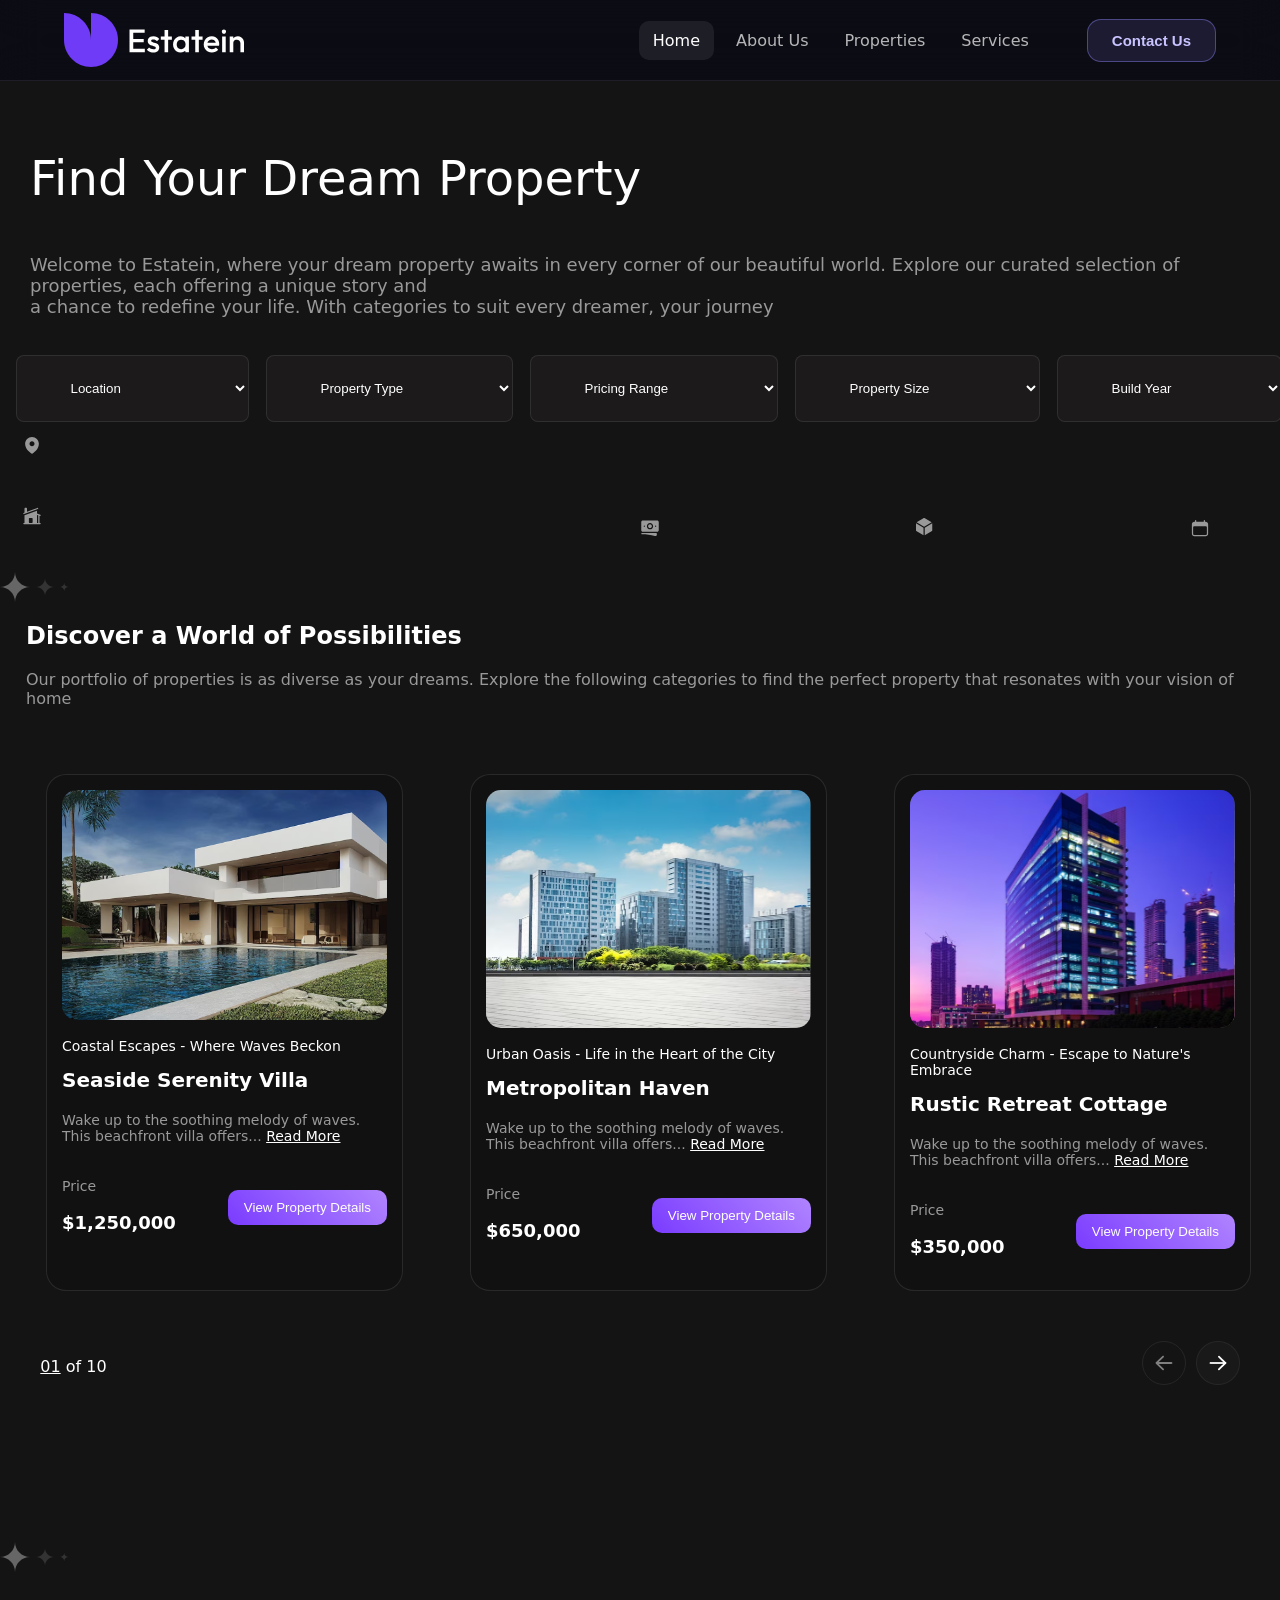
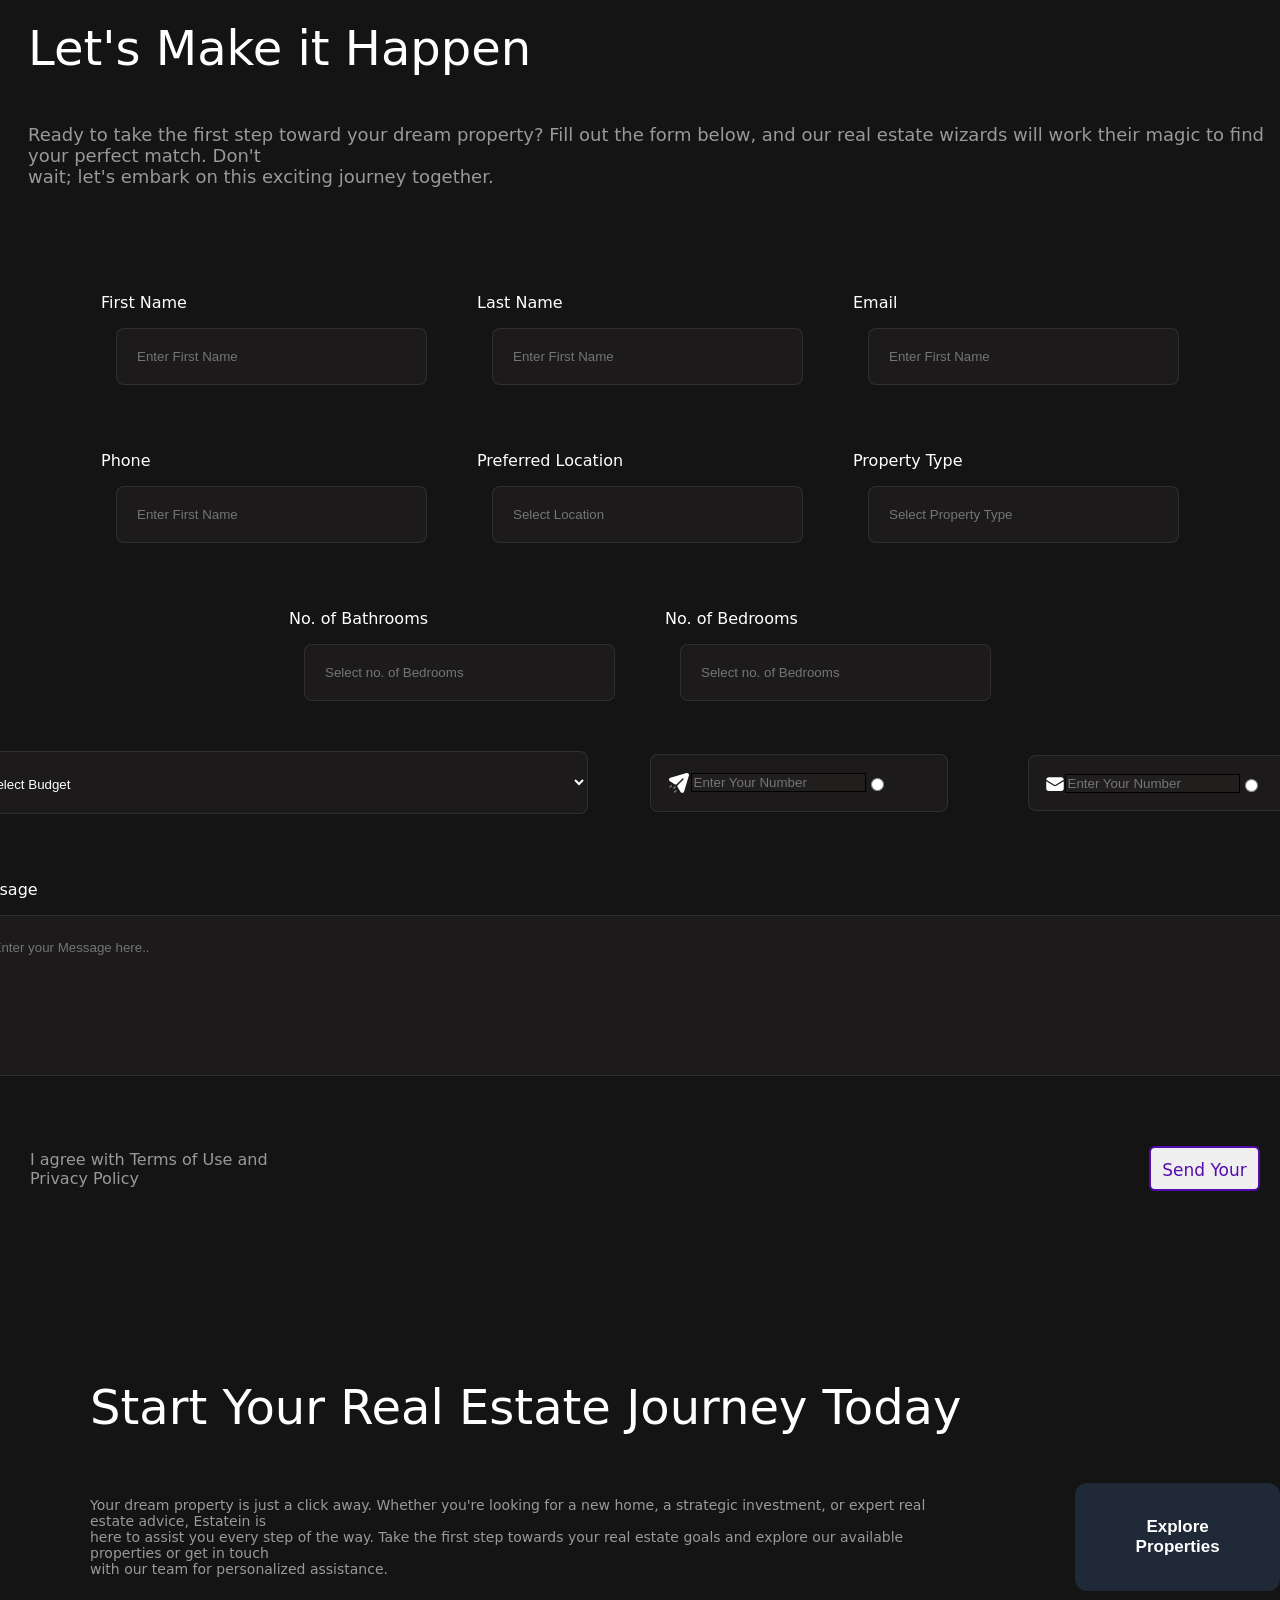
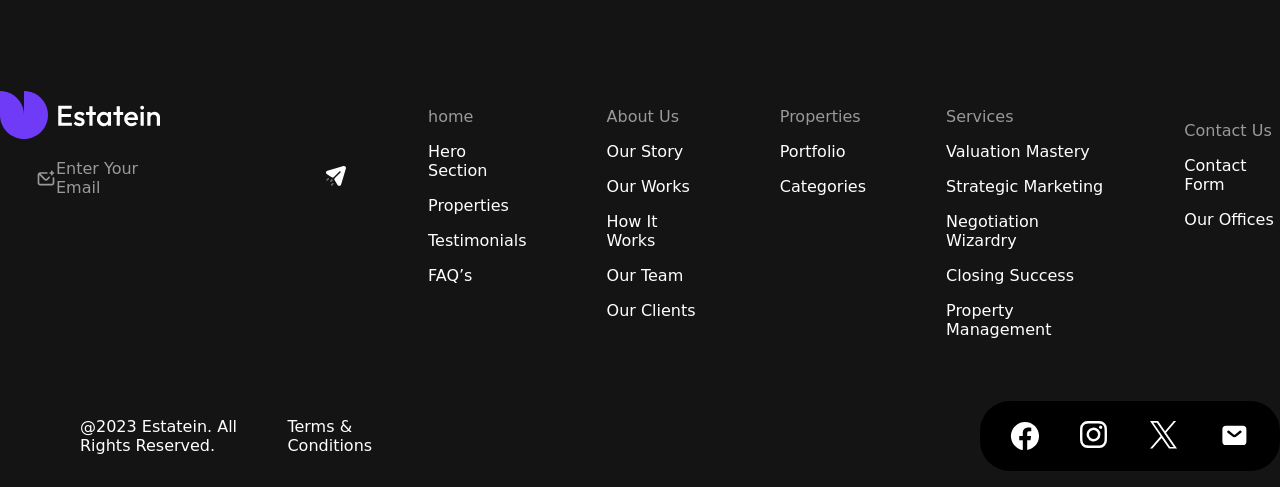
<file: Properties.html>
<!DOCTYPE html>
<html lang="en">
<head>
    <meta charset="UTF-8">
    <meta name="viewport" content="width=device-width, initial-scale=1.0">
    <title>Estate</title>
    <link rel="stylesheet" href="./styles/main.css">
</head>
<body>
    <header class="navbar">
  <div class="nav__wrapper">
    <a href="#">
      <img class="nav__img--image"src="./aseets/icon/Logo (2).svg"alt="">
    </a>
    <input
      type="checkbox"
      id="nav-toggle"
      class="nav-toggle"
    >
    <label
      for="nav-toggle"
      class="nav-toggle-label"
    >
      <span></span>
    </label>
    <nav class="nav-container">
      <ul class="nav-links">
        <div class="nav-div">
          <li>
            <a class="active" href="./index.html">
              Home
            </a>
          </li>
          <li>
            <a href="./about.html">
              About Us
            </a>
          </li>
          <li>
            <a href="./Properties.html">
              Properties
            </a>
          </li>
          <li>
            <a href="./sevic.html">
              Services
            </a>
          </li>
          <li class="profile-item"></li>
        </div>
        <button class="nav__bin">Contact Us</button>
      </ul>
    </nav>
  </div>
</header>
    <main>
       <section>
         <div class="find">
            <div class="container">
                <div class="find__wrapper">
                    <h1 class="find__find">Find Your Dream Property</h1>
                    <p class="find__info">Welcome to Estatein, where your dream property awaits in every corner of our beautiful world. Explore our curated selection of properties, each offering a unique story and a chance to redefine your life. With categories to suit every dreamer, your journey </p>
                    <div>
                        <p class="find__your">Find Your Dream Property</p>
                        <p class="find__infoo">Welcome to Estatein, where your dream property awaits in every corner of our beautiful world. Explore our curated selection of properties, each offering a unique story and <br>a chance to redefine your life. With categories to suit every dreamer, your journey </p>
                    </div>
                    
                    <div class="find__select">
                        <select class="find__se">
                            <option value="">Location</option>
                            <option value="">Samarqand</option>
                            <option value="">Farg'ona</option>
                            <option value="">Toshkent</option>
                        </select>
                         <select class="find__sel">
                            <option value="">Property Type</option>
                            <option value="">Kvartira</option>
                            <option value="">Hovli / Kottej</option>
                            <option value="">Dacha</option>
                        </select>
                         <select class="find__sel">
                            <option value="">Pricing Range</option>
                            <option value="">30,000 $</option>
                            <option value="">60,000 $</option>
                            <option value="">100,000 $</option>
                        </select>
                         <select class="find__sel">
                            <option value="">Property Size</option>
                            <option value="">40 m²</option>
                            <option value="">70 m²</option>
                            <option value="">100 m²</option>
                        </select>
                         <select class="find__sell">
                            <option value="">Build Year</option>
                            <option value="">2022</option>
                            <option value="">2024</option>
                            <option value="">2026</option>
                        </select>
                        <div>
                            <img class="find__imgg" src="./aseets/icon/Icon (3) copy.svg" alt="">
                            <img class="find__image" src="./aseets/icon/Icon (4) copy.svg" alt="">
                            <img class="find__imm" src="./aseets/icon/Icon (5) copy.svg" alt="">
                            <img class="find__ii" src="./aseets/icon/Subtract.svg" alt="">
                            <img class="find__imggg" src="./aseets/icon/Icon (7).svg" alt="">
                        </div>
                    </div>
                </div>
            </div>
        </div>
       </section>
       <section class="world">
        <div class="container">
            <div class="world__wrapper">
               <div class="world__none"> 
                 <div class="">
                    <img class="world__img" src="./aseets/icon/Abstract Design copy 2.svg" alt="">
                    <h1 class="world__title">Discover a World of <br>Possibilities</h1>
                    <p class="world__info">Our portfolio of properties is as diverse as your dreams. <br>Explore the following categories to find the perfect <br>property that resonates with your vision of home</p>
                </div>
                <div class="world__card">
                    <img class="world__image" src="./aseets/images/Image (1) copy.svg" alt="">
                    <p class="world__where">Coastal Escapes - Where Waves Beckon</p>
                    <p class="world__aeas">Seaside Serenity Villa</p>
                    <p class="world__infoo">Wake up to the soothing melody of waves. This beachfront villa offers... <u class="world__u">Read More</u></p>
                    <div class="world__div">
                       <div class="world__infos">
                          <p class="world__color">Price</p>
                          <p class="world__price">$1,250,000</p>
                       </div>
                       <div>
                        <button class="world__btn">View Property Details</button>
                       </div>
                    </div>
                </div>
                <div class="world__divv">
                    <img src="./aseets/images/Button (1).svg" alt="">
                    <p><u>01</u> of 10</p>
                    <img src="./aseets/images/Button.png" alt="">
                </div>
               </div>
               <div>
                <div class="">
                    <img class="world__imagee" src="./aseets/images/Abstract Design (1) copy.svg" alt="">
                    <h1 class="world__dis">Discover a World of Possibilities</h1>
                    <p class="world__our">Our portfolio of properties is as diverse as your dreams. Explore the following categories to find the perfect property that resonates with your vision of home</p>
                        <div class="world__cards">
                    <div class="world__card">
                    <img class="world__image" src="./aseets/images/Image (4).svg" alt="">
                    <p class="world__where">Coastal Escapes - Where Waves Beckon</p>
                    <p class="world__aeas">Seaside Serenity Villa</p>
                    <p class="world__infoo">Wake up to the soothing melody of waves. This beachfront villa offers... <u class="world__u">Read More</u></p>
                    <div class="world__div">
                    <div class="world__infos">
                    <p class="world__color">Price</p>
                    <p class="world__price">$1,250,000</p>
                    </div>
                    <div>
                    <button class="world__btn">View Property Details</button>
                    </div>
                    </div>
                    </div>
                     <div class="world__card">
                    <img class="world__image" src="./aseets/images/Image (2) copy.svg" alt="">
                    <p class="world__where">Urban Oasis - Life in the Heart of the City</p>
                    <p class="world__aeas">Metropolitan Haven</p>
                    <p class="world__infoo">Wake up to the soothing melody of waves. This beachfront villa offers... <u class="world__u">Read More</u></p>
                    <div class="world__div">
                    <div class="world__infos">
                    <p class="world__color">Price</p>
                    <p class="world__price">$650,000</p>
                    </div>
                    <div>
                    <button class="world__btn">View Property Details</button>
                    </div>
                    </div>
                    </div>
                     <div class="world__card">
                    <img class="world__image" src="./aseets/images/Image (3) copy.svg" alt="">
                    <p class="world__where">Countryside Charm - Escape to Nature's Embrace</p>
                    <p class="world__aeas">Rustic Retreat Cottage</p>
                    <p class="world__infoo">Wake up to the soothing melody of waves. This beachfront villa offers... <u class="world__u">Read More</u></p>
                    <div class="world__div">
                    <div class="world__infos">
                    <p class="world__color">Price</p>
                    <p class="world__price">$350,000</p>
                    </div>
                    <div>
                    <button class="world__btn">View Property Details</button>
                    </div>
                    </div>
                    </div>
                    </div>
                        <div class="world__divvv">
                        <p><u>01</u> of 10</p>
                       <div>
                              <img class="world__im" src="./aseets/images/Button (1).svg" alt="">
                              <img class="world__im" src="./aseets/images/Button.png" alt="">
                       </div>
                        </div>
                </div>
               </div>
            </div>
        </div>
       </section>
       <section class="make">
        <div class="container">
           <div class="make__wrapper">
            <div>
                 <img class="make__img" src="./aseets/icon/Abstract Design copy 2.svg" alt="">
                 <p class="make__title">Let's Make it Happen</p>
                 <p class="make__info">Ready to take the first step toward your dream property?<br> Fill out the form below, and our real estate wizards will <br> work their magic to find your perfect match. Don't wait;<br> let's embark on this exciting journey together.</p>
                 <div class="make__div">
                   <div class="make__in">
                     <p class="make__name">First Name</p>
                    <input class="make__input" type="text" name="" id="" placeholder="Enter Last Name">
                   </div>
                   <div class="make__in">
                    <p class="make__name">Last Name</p>
                    <input class="make__input" type="text" name="" id="" placeholder="Enter Last Name">
                   </div>
                   <div class="make__in">
                    <p class="make__name">Email</p>
                    <input class="make__input" type="email" name="" id="" placeholder="Enter your Email">
                   </div>
                   <div class="make__in">
                    <p class="make__name">Phone</p>
                    <input class="make__input" type="text" name="" id="" placeholder="Enter Phone Number">
                   </div>
                   <p class="make__location">Preferred Location</p>
                     <select class="make__se">
                            <option value="">Location</option>
                            <option value="">Samarqand</option>
                            <option value="">Farg'ona</option>
                            <option value="">Toshkent</option>
                        </select>
                        <p class="make__location">Property Type</p>
                         <select class="make__see">
                            <option value="">Property Type</option>
                            <option value="">Kvartira</option>
                            <option value="">Hovli / Kottej</option>
                            <option value="">Dacha</option>
                        </select>
                        <p class="make__location">No. of Bathrooms</p>
                         <select class="make__sel">
                            <option value="">Bedrooms</option>
                            <option value="">1</option>
                            <option value="">2</option>
                            <option value="">3</option>
                        </select>
                        <p class="make__location">No. of Bedrooms</p>
                         <select class="make__sel">
                            <option value="">Bedrooms</option>
                            <option value="">2</option>
                            <option value="">3</option>
                            <option value="">6</option>
                        </select>
                        <p class="make__location">Budget</p>
                         <select class="make__sell">
                            <option value="">Budget</option>
                            <option value="">$50,000</option>
                            <option value="">$80,000</option>
                            <option value="">$65,000</option>
                        </select>
                        <div>
                            <p class="make__pr">Preferred Contact Method</p>
                            <div class="make__chex">
                                <img src="./aseets/icon/Icon (1) copy 2.svg" alt="">
                                <input class="make__type" type="email" name="" id="" placeholder="Enter Your Email">
                                <input class="make__id" type="radio" name="" id="">
                            </div>
                            <div class="make__chex">
                                <img src="./aseets/icon/Icon (1) copy 3.svg" alt="">
                                <input class="make__type" type="text" name="" id="" placeholder="Enter Your Email">
                                <input class="make__idd" type="radio" name="" id="">
                            </div>
                            <div>
                                <p class="make__pr">Message</p>
                                <input class="make__text" type="text" name="" id="" placeholder="Enter your Message here..">
                            </div>
                            <div class="make__nam">
                                <input type="checkbox" name="" id="">
                                <input class="make__nam" type="text" name="" id="" placeholder="I agree with Terms of Use and Privacy Policy">
                            </div>
                            <button class="make__btn">Send Your Message</button>
                        </div>
                 </div>
            </div>
            <div class="make__wo">
                <img class="world__imagee" src="./aseets/images/Abstract Design (1) copy.svg" alt="">
                <p class="make__titlee">Let's Make it Happen</p>
                <p class="make__infoo">Ready to take the first step toward your dream property? Fill out the form below, and our real estate wizards will work their magic to find your perfect match. Don't <br> wait; let's embark on this exciting journey together.</p>
                <div class="make__divv">
                    <div>
                        <p>First Name</p>
                        <input class="make__enter" type="text" name="" id="" placeholder="Enter First Name">
                    </div>
                     <div>
                        <p>Last Name</p>
                        <input class="make__enter" type="text" name="" id="" placeholder="Enter First Name">
                    </div>
                     <div>
                        <p>Email</p>
                        <input class="make__enter" type="email" name="" id="" placeholder="Enter First Name">
                    </div>
                     <div>
                        <p>Phone</p>
                        <input class="make__enter" type="text" name="" id="" placeholder="Enter First Name">
                    </div>
                     <div>
                        <p>Preferred Location</p>
                        <input class="make__enter" type="text" name="" id="" placeholder="Select Location">
                    </div>
                     <div>
                        <p>Property Type</p>
                        <input class="make__enter" type="text" name="" id="" placeholder="Select Property Type">
                    </div>
                     <div>
                        <p>No. of Bathrooms</p>
                        <input class="make__enter" type="email" name="" id="" placeholder="Select no. of Bedrooms">
                    </div>
                     <div>
                        <p>No. of Bedrooms</p>
                        <input class="make__enter" type="text" name="" id="" placeholder="Select no. of Bedrooms">
                    </div>
                    <div class="make__bud">
                      <div>
                        <select class="make__select">
                            <option value="">Select Budget</option>
                            <option value="">$100</option>
                            <option value="">$500</option>
                            <option value="">$1 mln</option>
                        </select>
                      </div>
                       <div class="make__number">
                         <div class="make__src">
                            <img src="./aseets/icon/Icon (1) copy 2.svg" alt="">
                            <input class="make__your" type="text" name="" id="" placeholder="Enter Your Number">
                            <input class="make__radio" type="radio" name="" id="">
                        </div>
                         <div class="make__srcc">
                            <img src="./aseets/icon/Icon (1) copy 3.svg" alt="">
                            <input class="make__your" type="text" name="" id="" placeholder="Enter Your Number">
                            <input class="make__radio" type="radio" name="" id="">
                        </div>
                       </div>
                    </div>
                    <div>
                        <p class="make__message">Message</p>
                        <input class="make__ledr" type="text" name="" id="" placeholder="Enter your Message here..">
                    </div>
                    <div class="make__agerr">
                        <p class="make__use">I agree with Terms of Use and Privacy Policy</p>
                        <button class="make__button">Send Your Message</button>
                    </div>
                </div>
            </div>
           </div>
        </div>
       </section>
      <section class="real">
            <div class="container">
                <div class="real__wrapper">
                    <div class="real__card">
                    <p class="real__real">Start Your Real Estate <br>Journey Today</p>
                    <p class="real__your">Your dream property is just a click away. Whether you're looking for a new home, a strategic investment, or expert real estate advice, Estatein is here to assist you every step of the way. Take the first step towards your real estate goals and explore our available properties or get in touch with our team for personalized assistance.</p>
                    <button class="real__btn">Explore Properties</button>
                    </div>
                    <div>
                        <div class="real__info">
                            <p class="real__infos">Start Your Real Estate Journey Today</p>
                           <div class="real__cards">
                             <p class="real__just">Your dream property is just a click away. Whether you're looking for a new home, a strategic investment, or expert real estate advice, Estatein is <br>here to assist you every step of the way. Take the first step towards your real estate goals and explore our available properties or get in touch <br>with our team for personalized assistance.</p>
                             <button class="real__button">
                            <span>Explore Properties</span>
                            </button>
                           </div>
                        </div>
                    </div>
                </div>
            </div>
        </section>
    </main>
    <footer class="footer">
        <div>
            <div class="footer__card--cards">
                <img class="footer__info" src="./aseets/icon/Logo (3).svg" alt="">
                <div class="footer__card">
                    <img class="footer__img" src="./aseets/icon/Icon (4).svg" alt="">
                    <p>Enter Your Email</p>
                    <div>
                        <img class="footer__image" src="./aseets/icon/Icon (5).svg" alt="">
                    </div>
                </div>
                <div class="footer__cards">
                    <div class="footer__card--one">
                        <p class="footer__home">home</p>
                        <p class="footer__hover">Hero Section</p>
                        <p class="footer__hover">Properties</p>
                        <p class="footer__hover">Testimonials</p>
                        <p class="footer__hover">FAQ’s</p>
                    </div>
                    <div>
                        <p class="footer__about">About Us</p>
                        <p class="footer__hover">Our Story</p>
                        <p class="footer__hover">Our Works</p>
                        <p class="footer__hover">How It Works</p>
                        <p class="footer__hover">Our Team</p>
                        <p class="footer__hover">Our Clients</p>
                    </div>
                     <div>
                    <div>
                        <p class="footer__pro">Properties</p>
                        <p class="footer__hover">Portfolio</p>
                        <p class="footer__hover">Categories</p>
                    </div>
                        <p class="footer__hover">Contact Us</p>
                        <p class="footer__hover">Contact Form</p>
                        <p class="footer__hover">Our Offices</p>
                    </div>
                    <div class="footer__cardss">
                        <p class="footer__ser">Services</p>
                        <p class="footer__hover">Valuation Mastery</p>
                        <p class="footer__hover">Strategic Marketing</p>
                        <p class="footer__hover">Negotiation Wizardry</p>
                        <p class="footer__hover">Closing Success</p>
                        <p class="footer__hover">Property Management</p>
                    </div>
                </div>
                <div class="footer__infoss">
                <img src="./aseets/icon/Social Icon.svg" alt="">
                <p>@2023 Estatein. All Rights Reserved.</p>
                <p>Terms & Conditions</p>
                </div>
            </div>
            <div class="footer__cardd">
                <div>
                    <img src="./aseets/icon/Logo (4).svg" alt="">
                    <div class="footer__card">
                    <img class="footer__img" src="./aseets/icon/Icon (4).svg" alt="">
                    <p>Enter Your Email</p>
                    <div>
                        <img class="footer__image" src="./aseets/icon/Icon (5).svg" alt="">
                    </div>
                </div>
                </div>
                <div class="footer__color">
                        <a href="./index.html"><p class="footer__home">home</p></a>
                        <p class="footer__hover">Hero Section</p>
                        <p class="footer__hover">Properties</p>
                        <p class="footer__hover">Testimonials</p>
                        <p class="footer__hover">FAQ’s</p>
                </div>
                <div class="footer__whit">
                        <a href="./about.html"><p class="footer__about">About Us</p></a>
                        <p class="footer__hover">Our Story</p>
                        <p class="footer__hover">Our Works</p>
                        <p class="footer__hover">How It Works</p>
                        <p class="footer__hover">Our Team</p>
                        <p class="footer__hover">Our Clients</p>
                </div>
                <div class="footer__proper">
                       <a href="./Properties.html"> <p class="footer__pro">Properties</p></a>
                        <p class="footer__hover">Portfolio</p>
                        <p class="footer__hover">Categories</p>
                </div>
                <div class="footer__servic">
                       <a href="./sevic.html"> <p class="footer__ser">Services</p></a>
                        <p class="footer__hover">Valuation Mastery</p>
                        <p class="footer__hover">Strategic Marketing</p>
                        <p class="footer__hover">Negotiation Wizardry</p>
                        <p class="footer__hover">Closing Success</p>
                        <p class="footer__hover">Property Management</p>
                </div>
                <div class="footer__contact">
                        <a href=""><p class="footer__us">Contact Us</p></a>
                        <p class="footer__hover">Contact Form</p>
                        <p class="footer__hover">Our Offices</p>
                </div>
            </div>
            <div>
                <div class="footer__color--img">
                   <div class="footer__data">
                    <p>@2023 Estatein. All Rights Reserved.</p>
                    <p>Terms & Conditions</p>
                   </div>
  <ul class="footer__example-1">
  <li class="icon-content">
    <a
      href="https://www.facebook.com/"
      aria-label="Spotify"
      data-social="spotify"
      class="link"
    >
      <svg xmlns="http://www.w3.org/2000/svg" width="20" height="20">
        <path
          d="M29.059 15.085C29.058 7.322 22.764 1.028 15 1.028S0.941 7.323 0.941 15.087c0 6.989 5.1 12.787 11.781 13.875l0.081 0.011V19.15H9.232v-4.065h3.57v-3.096a4.962 4.962 0 0 1 5.329 -5.469l-0.017 -0.001c1.124 0.016 2.212 0.115 3.273 0.292l-0.126 -0.018v3.459h-1.774a2.033 2.033 0 0 0 -2.291 2.204l-0.001 -0.008v2.636h3.899l-0.623 4.065h-3.276v9.823c6.762 -1.101 11.862 -6.899 11.863 -13.888"
          fill="currentColor"
        ></path>
      </svg>
    </a>
    <div class="tooltip">Facebook</div>
  </li>
  <li class="icon-content">
    <a
      href="https://www.instagram.com/"
      aria-label="Pinterest"
      data-social="pinterest"
      class="link"
    >
      <svg version="1.1" viewBox="0 0 100 100" xml:space="preserve">
        <path
          d="M60 45a15 15 0 1 0 -4.395 10.61A14.4 14.4 0 0 0 60 45.225l-0.004 -0.237zm8.1 0a23.006 23.006 0 1 1 -6.738 -16.347 22.2 22.2 0 0 1 6.742 15.96l-0.004 0.41v-0.02zm6.327 -24.022v0.008a5.4 5.4 0 1 1 -1.582 -3.818 5.177 5.177 0 0 1 1.556 3.705v0.11zm-29.4 -12.9 -4.482 -0.03q-4.072 -0.03 -6.184 0t-5.655 0.176a47.143 47.143 0 0 0 -6.312 0.638l0.273 -0.038a23.571 23.571 0 0 0 -4.362 1.136l0.16 -0.052a15.446 15.446 0 0 0 -8.52 8.452l-0.038 0.102a22.543 22.543 0 0 0 -1.065 4.062l-0.02 0.138a45 45 0 0 0 -0.597 5.96l-0.004 0.08q-0.147 3.548 -0.176 5.655t0 6.184 0.03 4.482 -0.03 4.482 0 6.184 0.176 5.655c0.075 2.193 0.292 4.275 0.638 6.312l-0.038 -0.273a23.571 23.571 0 0 0 1.136 4.362l-0.052 -0.16a15.446 15.446 0 0 0 8.452 8.52l0.102 0.038c1.192 0.446 2.606 0.82 4.062 1.065l0.138 0.02c1.758 0.308 3.84 0.525 5.955 0.597l0.08 0.004q3.548 0.147 5.655 0.176t6.184 0l4.455 -0.09 4.482 0.03q4.072 0.03 6.184 0t5.655 -0.176a47.143 47.143 0 0 0 6.312 -0.638l-0.273 0.038a23.571 23.571 0 0 0 4.362 -1.136l-0.16 0.052a15.446 15.446 0 0 0 8.52 -8.452l0.038 -0.102c0.446 -1.192 0.82 -2.606 1.065 -4.062l0.02 -0.138c0.308 -1.758 0.525 -3.84 0.597 -5.955l0.004 -0.08q0.147 -3.548 0.176 -5.655t0 -6.184 -0.03 -4.482 0.03 -4.482 0 -6.184 -0.176 -5.655a47.143 47.143 0 0 0 -0.638 -6.312l0.038 0.273a23.743 23.743 0 0 0 -1.136 -4.362l0.052 0.16a15.446 15.446 0 0 0 -8.452 -8.52l-0.102 -0.038a22.543 22.543 0 0 0 -4.062 -1.065l-0.138 -0.02a45 45 0 0 0 -5.955 -0.597l-0.08 -0.004q-3.548 -0.147 -5.655 -0.176t-6.184 0zM90 45q0 13.418 -0.3 18.574a24.9 24.9 0 0 1 -26.194 26.13l0.06 0.004q-5.157 0.3 -18.574 0.3t-18.574 -0.3A24.9 24.9 0 0 1 0.286 63.514l-0.004 0.06q-0.3 -5.157 -0.3 -18.574t0.3 -18.574A24.9 24.9 0 0 1 26.478 0.297l-0.058 -0.005q5.157 -0.3 18.574 -0.3t18.574 0.3a24.9 24.9 0 0 1 26.13 26.194l0.004 -0.06Q90 31.578 90 45"
          fill="currentColor"
        ></path>
      </svg>
    </a>
    <div class="tooltip">Instagram</div>
  </li>
  <li class="icon-content">
    <a
      href="https://x.com/"
      aria-label="Dribbble"
      data-social="dribbble"
      class="link"
    >
      <svg version="1.1" viewBox="0 0 100 100">
        <path
          d="M53.564 38.947 87.066 0h-7.941L50.033 33.816 26.801 0H0l35.136 51.137L0 91.977h7.941l30.722 -35.712 24.54 35.712H90L53.561 38.947zM42.686 51.588l-3.56 -5.093L10.8 5.977h12.194l22.86 32.699 3.56 5.093 29.714 42.503H66.935L42.686 51.591z"
          fill="currentColor"
        ></path>
      </svg>
    </a>
    <div class="tooltip">Twitter</div>
  </li>
  <li class="icon-content">
    <a
      href="https://workspace.google.com/intl/uz/gmail/"
      aria-label="Telegram"
      data-social="telegram"
      class="link"
    >
      <svg version="1.1" viewBox="0 0 100 100">
        <path
          d="M20 80A12 12 0 0 1 8 68v-40A12 12 0 0 1 20 16h56A12 12 0 0 1 88 28v40A12 12 0 0 1 76 80zm10.5 -47.12a4 4 0 1 0 -5.001 6.24l15.001 12.004a12 12 0 0 0 15.001 0l15.001 -12a4 4 0 1 0 -5.001 -6.247l-15.001 12a4 4 0 0 1 -5.001 0z"
          fill="currentColor"
        ></path>
      </svg>
    </a>
    <div class="tooltip">Mail</div>
  </li>
</ul>

                </div>
            </div>
        </div>
    </footer>
    </main>
</body>
</html>
</file>
<file: styles/main.css>
.container {
  max-width: 1440px;
  margin: 0 auto;
  width: 100%;
  min-width: 320px;
}

.navbar {
  position: fixed;
  top: 0;
  left: 0;
  width: 100%;
  z-index: 1000;
  background: rgba(10, 10, 20, 0.75);
  backdrop-filter: blur(20px);
  border-bottom: 1px solid rgba(255, 255, 255, 0.08);
  animation: navbarAnim 0.8s ease;
}

@keyframes navbarAnim {
  from {
    opacity: 0;
    transform: translateY(-30px);
  }
  to {
    opacity: 1;
    transform: translateY(0);
  }
}
.nav__wrapper {
  max-width: 1280px;
  margin: auto;
  height: 80px;
  display: flex;
  align-items: center;
  justify-content: space-between;
  padding: 0 5%;
}

.nav__img--image {
  width: 180px;
  -o-object-fit: contain;
     object-fit: contain;
  display: block;
}

.nav-container {
  display: flex;
  align-items: center;
}

.nav-toggle {
  display: none;
}

.nav-toggle-label {
  display: none;
  width: 45px;
  height: 45px;
  align-items: center;
  justify-content: center;
  cursor: pointer;
  position: relative;
  z-index: 1200;
}

.nav-toggle-label span,
.nav-toggle-label span::before,
.nav-toggle-label span::after {
  position: absolute;
  width: 24px;
  height: 2px;
  background: #fff;
  border-radius: 10px;
  transition: 0.4s;
}

.nav-toggle-label span::before,
.nav-toggle-label span::after {
  content: "";
}

.nav-toggle-label span::before {
  transform: translateY(-8px);
}

.nav-toggle-label span::after {
  transform: translateY(8px);
}

.nav-toggle:checked + .nav-toggle-label span {
  background: transparent;
}

.nav-toggle:checked + .nav-toggle-label span::before {
  transform: rotate(45deg);
}

.nav-toggle:checked + .nav-toggle-label span::after {
  transform: rotate(-45deg);
}

.nav-links {
  display: flex;
  align-items: center;
  gap: 20px;
  list-style: none;
}

.nav-div {
  display: flex;
  align-items: center;
  gap: 8px;
}

.nav-div li {
  list-style: none;
}

.nav-div a {
  color: rgba(255, 255, 255, 0.7);
  text-decoration: none;
  font-size: 16px;
  font-weight: 500;
  padding: 10px 14px;
  border-radius: 10px;
  transition: 0.3s;
}

.nav-div a:hover,
.nav-div a.active {
  color: #fff;
  background: rgba(255, 255, 255, 0.08);
}

.nav__bin {
  margin-left: 16px;
  padding: 12px 24px;
  border-radius: 14px;
  border: 1px solid rgba(127, 119, 221, 0.5);
  background: rgba(127, 119, 221, 0.15);
  color: #c9c4ff;
  font-size: 15px;
  font-weight: 600;
  cursor: pointer;
  transition: 0.3s;
}

.nav__bin:hover {
  background: #6f4cff;
  color: white;
  transform: translateY(-2px);
}

@media (max-width: 768px) {
  .nav__bin {
    display: none;
  }
  .profile-item {
    display: none;
  }
  .nav-toggle-label {
    display: flex;
  }
  .nav-container {
    position: fixed;
    top: 80px;
    left: 0;
    width: 100%;
    height: auto;
    background: #0b0b14;
    flex-direction: column;
    padding: 20px 0;
    transform: translateY(-120%);
    opacity: 0;
    transition: 0.4s;
  }
  .nav-toggle:checked ~ .nav-container {
    transform: translateY(0);
    opacity: 1;
  }
  .nav-links {
    width: 100%;
    flex-direction: column;
  }
  .nav-div {
    width: 100%;
    padding: 20px;
    gap: 14px;
    display: flex;
    flex-direction: column;
  }
  .nav-div li {
    width: 100%;
  }
  .nav-div a {
    width: 100%;
    display: block;
    padding: 16px 20px;
    border-radius: 16px;
    border: 1px solid rgba(255, 255, 255, 0.1);
    background: rgba(255, 255, 255, 0.04);
    backdrop-filter: blur(14px);
    color: white;
  }
  .nav-div a:hover {
    background: rgba(255, 255, 255, 0.1);
    border: 1px solid rgba(255, 255, 255, 0.2);
    transform: translateX(6px);
  }
  .profile-item {
    margin-top: 20px;
  }
  .nav__bin {
    width: calc(100% - 60px);
    margin: 20px 30px 0;
  }
  .nav__img--image {
    width: 150px;
  }
}
.hero__wrapper {
  padding-top: 40px;
  color: white;
  position: relative;
}
.hero__img {
  display: flex;
  position: absolute;
  top: 270px;
  right: 250px;
}
.hero__title {
  font-size: 28px;
  margin-left: 16px;
  padding-top: 16px;
}
.hero__infos {
  color: rgb(153, 153, 153);
  font-size: 12px;
  margin-left: 16px;
}
.hero__image {
  margin-left: 16px;
}
.hero__btn {
  background: rgb(112, 59, 247);
  color: white;
  padding: 14px 120px;
  font-size: 14px;
  margin-left: 16px;
  border-radius: 8px;
  border: none;
  margin-left: 16px;
}
.hero__btn--button {
  color: white;
  border: 1px solid white;
  background: black;
  margin-left: 16px;
  border-radius: 8px;
  padding: 18px 143px;
  margin-bottom: 10px;
  margin-top: 40px;
}
.hero__cards--card {
  display: flex;
  flex-wrap: wrap;
  justify-content: center;
  text-align: center;
  align-items: center;
  gap: 12px;
  margin-top: 40px;
}
.hero__price--card {
  font-size: 24px;
}
.hero__card--info {
  background-color: rgba(38, 38, 38, 0.551);
  border-radius: 10px;
}
.hero__card--infoo {
  background-color: rgba(38, 38, 38, 0.551);
  border-radius: 10px;
  padding: 5px 80px 10px 80px;
}
.hero__card--infos {
  width: 180px;
  color: white;
  padding-top: 10px;
  border-radius: 10px;
  background-color: rgba(5, 5, 5, 0.787);
  border: 1px solid rgba(255, 255, 255, 0.149);
}
.hero__card--infoies {
  justify-content: center;
  align-items: center;
  text-align: center;
  display: flex;
  flex-wrap: wrap;
  gap: 10px;
  margin-top: 40px;
}
.hero__title--info {
  display: none;
}
.hero__info--title {
  display: none;
}
.hero__btns {
  display: none;
}
.hero__button {
  display: none;
}
.hero__price {
  display: none;
}
.hero__cards {
  display: none;
}
.hero__infos--card {
  display: none;
}
.hero__button--btn {
  display: none;
}
.hero__sub {
  display: none;
}
.hero__cards--img {
  display: none;
}
.hero .button {
  position: relative;
  background-color: transparent;
  color: #e8e8e8;
  font-size: 17px;
  font-weight: 600;
  border-radius: 10px;
  width: 150px;
  height: 60px;
  border: none;
  text-transform: uppercase;
  cursor: pointer;
  overflow: hidden;
  box-shadow: 0 10px 20px rgba(51, 51, 51, 0.2);
  transition: all 0.3s cubic-bezier(0.23, 1, 0.32, 1);
}
.hero .button::before {
  content: "Learn More";
  display: flex;
  align-items: center;
  justify-content: center;
  width: 100%;
  height: 100%;
  border-radius: 8px;
  pointer-events: none;
  background: linear-gradient(135deg, #4a4397, rgb(112, 59, 247));
  transform: translate(0%, 90%);
  z-index: 99;
  position: relative;
  transform-origin: bottom;
  transition: all 0.6s cubic-bezier(0.23, 1, 0.32, 1);
}
.hero .button::after {
  content: "Learn More";
  display: flex;
  align-items: center;
  justify-content: center;
  background-color: #333;
  width: 100%;
  height: 150%;
  border-radius: 12px;
  pointer-events: none;
  transform-origin: top;
  transform: translate(0%, -100%);
  transition: all 0.6s cubic-bezier(0.23, 1, 0.32, 1);
}
.hero .button:hover::before {
  transform: translate(0%, 0%);
}
.hero .button:hover::after {
  transform: translate(0%, -200%);
}
.hero .button:focus {
  outline: none;
}
.hero .button:active {
  scale: 0.95;
}

@media (min-width: 1240px) {
  .hero__card--infoss {
    align-items: center;
    justify-content: center;
    text-align: center;
    color: white;
    background-color: rgba(5, 5, 5, 0.787);
    border: 1px solid rgba(255, 255, 255, 0.149);
    padding-top: 10px;
    padding-left: 10px;
    padding-right: 10px;
    padding-bottom: 10px;
    border-radius: 10px;
    width: 450px;
  }
  .hero__card--infoss:hover {
    transform: scale(2.2);
    transition: 6s;
    box-shadow: rgba(3, 66, 255, 0.25) 0px 80px 55px, rgba(4, 8, 244, 0.12) 0px -12px 30px, rgba(14, 1, 255, 0.12) 0px 20px 100px, rgba(21, 1, 246, 0.17) 0px 12px 13px, rgba(0, 0, 0, 0.09) 0px 100px 54px;
  }
  .hero__cards--img {
    display: flex;
    gap: 20px;
    margin-top: 30px;
  }
  .hero__card--infoies {
    display: none;
  }
  .hero__btn--button {
    display: none;
  }
  .hero__title {
    display: none;
  }
  .hero__infos {
    display: none;
  }
  .hero__image {
    display: none;
  }
  .hero__btn {
    display: none;
  }
  .hero__img {
    display: none;
  }
  .hero__title--info {
    font-size: 60px;
    margin-left: 40px;
    display: block;
  }
  .hero__info--title {
    font-size: 18px;
    color: rgb(153, 153, 153);
    margin-left: 40px;
    display: block;
  }
  .hero__btns {
    cursor: pointer;
    padding: 18px 24px;
    background-color: black;
    color: white;
    border: 1px solid white;
    border-radius: 8px;
    display: block;
  }
  .hero__btns:hover {
    transform: scale(1.1);
    transition: 2s;
    background-color: rgba(0, 0, 255, 0.505);
  }
  .hero__button:hover {
    background: rgba(112, 59, 247, 0.256);
    transform: scale(1.1);
    transition: 2s;
  }
  .hero__button {
    color: white;
    background: rgb(112, 59, 247);
    padding: 18px 24px;
    border: none;
    border-radius: 8px;
    margin-left: 10px;
    display: block;
    cursor: pointer;
  }
  .hero__price {
    font-size: 40px;
    display: block;
  }
  .hero__cards {
    display: flex;
    gap: 16px;
    margin-top: 50px;
    margin-left: 40px;
  }
  .hero__infos--card {
    position: relative;
    display: flex;
  }
  .hero__button--btn {
    margin-top: 50px;
    margin-left: 40px;
    display: flex;
  }
  .hero__box {
    position: absolute;
    left: 700px;
    top: 90px;
    display: block;
  }
  .hero .hero__box {
    width: 135px;
    animation: rotate 10s linear infinite;
    box-shadow: 0 0 20px rgba(123, 97, 255, 0.5), 0 0 40px rgba(123, 97, 255, 0.3), 0 0 60px rgba(123, 97, 255, 0.2);
    border-radius: 50%;
  }
  .hero .hero__box img {
    width: 100%;
    height: 100%;
    -o-object-fit: contain;
       object-fit: contain;
  }
  @keyframes rotate {
    from {
      transform: rotate(0deg);
    }
    to {
      transform: rotate(360deg);
    }
  }
  .hero__card {
    background-color: rgba(46, 45, 45, 0.465);
    border-radius: 10px;
    padding-left: 20px;
    padding-right: 20px;
  }
  .hero__card:hover {
    transform: scale(0.9);
    transition: 2s;
    box-shadow: rgba(3, 66, 255, 0.25) 0px 80px 55px, rgba(4, 8, 244, 0.12) 0px -12px 30px, rgba(14, 1, 255, 0.12) 0px 20px 100px, rgba(21, 1, 246, 0.17) 0px 12px 13px, rgba(0, 0, 0, 0.09) 0px 100px 54px;
  }
  .hero__cards--card {
    display: none;
  }
  .hero .hero__card {
    width: 220px;
    height: 160px;
    background: linear-gradient(145deg, #1a1a1a, #222);
    border-radius: 20px;
    display: flex;
    flex-direction: column;
    justify-content: center;
    align-items: center;
    color: #aaa;
    position: relative;
    overflow: hidden;
    cursor: pointer;
    transition: all 0.4s ease;
  }
  .hero .hero__card::before {
    content: "";
    position: absolute;
    width: 250%;
    height: 250%;
    background: radial-gradient(circle, rgba(0, 85, 255, 0.2), transparent 60%);
    top: -120%;
    left: -120%;
    transition: 0.5s;
  }
  .hero .hero__card:hover::before {
    top: 0;
    left: 0;
  }
  .hero .hero__card:hover {
    transform: translateY(-12px) scale(1.05);
    box-shadow: 0 20px 40px rgba(0, 47, 255, 0.25);
    color: #fff;
  }
  .hero .hero__price {
    font-size: 42px;
    font-weight: 700;
    margin: 0;
    transition: 0.3s;
  }
  .hero .hero__card p:last-child {
    margin-top: 8px;
    font-size: 16px;
    opacity: 0.7;
    transition: 0.3s;
  }
  .hero .hero__card:hover .hero__price {
    color: #00bfff;
  }
  .hero .hero__card:hover p:last-child {
    opacity: 1;
  }
}
.properties {
  padding: 100px 0;
  overflow: hidden;
}

.properties-top {
  text-align: center;
  margin-bottom: 60px;
}

.properties-title {
  font-size: 56px;
  font-weight: 700;
  margin-bottom: 16px;
}

.properties-text {
  max-width: 650px;
  margin: auto;
  color: #999;
  line-height: 1.7;
  font-size: 18px;
}

.properties-slider {
  overflow-x: auto;
  scrollbar-width: none;
}

.properties-slider::-webkit-scrollbar {
  display: none;
}

.properties-track {
  display: grid;
  grid-template-columns: repeat(3, 1fr);
  gap: 24px;
}

.property-card {
  background: #16161a;
  border: 1px solid #24242b;
  border-radius: 20px;
  overflow: hidden;
  min-width: 100%;
  transition: 0.4s;
}

.property-card:hover {
  transform: translateY(-8px);
  border-color: #7c3aed;
}

.property-card img {
  width: 100%;
  height: 240px;
  -o-object-fit: cover;
     object-fit: cover;
  display: block;
}

.property-content {
  padding: 24px;
  color: white;
}

.property-content h3 {
  font-size: 22px;
  margin-bottom: 14px;
}

.property-content p {
  color: #999;
  line-height: 1.7;
  margin-bottom: 22px;
  font-size: 15px;
}

.property-tags {
  display: flex;
  gap: 10px;
  flex-wrap: wrap;
  color: white;
  margin-bottom: 24px;
}

.property-tags span {
  padding: 10px 14px;
  border-radius: 12px;
  background: #202026;
  font-size: 14px;
}

.property-bottom {
  display: flex;
  align-items: center;
  justify-content: space-between;
  gap: 20px;
}

.property-bottom small {
  color: #888;
  display: block;
  margin-bottom: 6px;
}

.property-bottom h4 {
  font-size: 24px;
}

.property-bottom button {
  border: none;
  background: #7c3aed;
  color: white;
  padding: 14px 20px;
  border-radius: 12px;
  cursor: pointer;
  transition: 0.3s;
  font-size: 14px;
}

.property-bottom button:hover {
  background: #6d28d9;
}

.properties-titlee {
  display: block;
  color: white;
  font-size: 48px;
  margin-left: 27px;
}

.properties-infos {
  display: block;
  margin-left: 27px;
  color: rgb(153, 153, 153);
}

.properties-all {
  margin-left: 220px;
  display: inline-flex;
  align-items: center;
  justify-content: center;
  padding: 14px 24px;
  border: 1px solid #fff;
  border-radius: 18px;
  background: transparent;
  color: #fff;
  font-weight: 500;
  text-decoration: none;
  transition: all 0.35s ease;
  position: relative;
  overflow: hidden;
  cursor: pointer;
}

.properties-all:hover {
  background: rgb(112, 59, 247);
  color: #f9f6f6;
  transform: translateY(-5px) scale(1.03);
  box-shadow: 0 15px 35px rgba(255, 255, 255, 0.2);
}

.properties-all::before {
  content: "";
  position: absolute;
  top: 0;
  left: -120%;
  width: 100%;
  height: 100%;
  background: linear-gradient(120deg, transparent, rgba(255, 255, 255, 0.35), transparent);
  transition: 0.7s;
}

.properties-all:hover::before {
  left: 120%;
}

.properties__btn-button {
  display: flex;
  margin-bottom: 110px;
}

.properties__ex {
  display: none;
}

.properties__title {
  display: none;
}

.properties__aseets {
  display: none;
}

@media (max-width: 390px) {
  .properties__aseets {
    display: block;
  }
  .properties-svg {
    display: none;
  }
  .properties-titlee {
    display: none;
  }
  .properties-infos {
    display: none;
  }
  .properties__btn-button {
    display: none;
  }
  .properties__title {
    display: block;
    font-size: 28px;
    color: white;
    margin-left: 17px;
  }
  .properties__ex {
    font-size: 14px;
    display: block;
    margin-left: 17px;
    margin-bottom: 50px;
    color: rgb(153, 153, 153);
  }
  .properties {
    padding: 70px 0;
  }
  .properties-top {
    margin-bottom: 40px;
  }
  .properties-title {
    font-size: 34px;
    line-height: 1.2;
  }
  .properties-text {
    font-size: 15px;
    line-height: 1.6;
  }
  .properties-track {
    display: flex;
    gap: 20px;
  }
  .properties-slider {
    overflow-x: auto;
    scroll-snap-type: x mandatory;
    scrollbar-width: none;
  }
  .properties-slider::-webkit-scrollbar {
    display: none;
  }
  .property-card {
    width: 100%;
    min-width: 100%;
    flex: 0 0 auto;
    scroll-snap-align: start;
    border-radius: 32px;
  }
  .property-card img {
    width: 100%;
    height: 220px;
    -o-object-fit: cover;
       object-fit: cover;
    border-radius: 32px 32px 0 0;
  }
  .property-content {
    padding: 20px;
  }
  .property-content h3 {
    font-size: 20px;
  }
  .property-content p {
    font-size: 14px;
  }
  .property-bottom {
    display: flex;
    color: white;
    flex-direction: column;
    align-items: flex-start;
  }
  .property-bottom button {
    width: 100%;
  }
  .property-image {
    border-radius: 100px;
  }
}
.say__wrapper {
  color: white;
}
.say__info {
  display: flex;
}
.say__img {
  margin-left: 8px;
  margin-top: 61px;
}
.say__card {
  display: flex;
  align-items: center;
  justify-content: center;
  gap: 47px;
  margin-top: 30px;
}
.say__btn {
  padding: 14px 20px;
  border: 1px solid white;
  background: black;
  border-radius: 8px;
  color: white;
}
.say__say {
  font-size: 12px;
  color: rgb(153, 153, 153);
  margin-left: 16px;
}
.say__title {
  font-size: 28px;
  margin-left: 16px;
}
.say__image--img {
  display: flex;
  align-items: center;
  gap: 10px;
}
.say__usa {
  color: rgb(153, 153, 153);
  font-size: 14px;
}
.say__wade {
  font-size: 16px;
}
.say__cardss {
  margin-top: 40px;
  margin-left: 46px;
  border-radius: 8px;
  display: block;
}
.say__with {
  font-size: 14px;
}
.say__ser {
  font-size: 18px;
}
.say__button {
  display: none;
}
.say__the {
  display: none;
}
.say__sayy {
  display: none;
}
.say__price {
  display: none;
}
.say__img--image {
  display: none;
}
.say__image {
  display: none;
}
.say__infos {
  display: none;
}
.say__infoss {
  display: none;
}
.say .say-button {
  display: none;
}

@media (min-width: 1240px) {
  .say__ir {
    font-size: 18px;
    color: rgb(255, 255, 255);
  }
  .say__ice {
    margin-top: 40px;
    font-size: 24px;
  }
  .say__image--img {
    margin-top: 40px;
  }
  .say__cards--info {
    display: flex;
    justify-content: center;
    margin-top: 80px;
    gap: 30px;
  }
  .say__infoss {
    display: block;
  }
  .say__cardss {
    display: none;
  }
  .say__our {
    display: none;
  }
  .say__card {
    display: none;
  }
  .say__infos {
    display: flex;
    color: white;
    margin-top: 50px;
  }
  .say__price {
    font-size: 20px;
    margin-left: 90px;
    display: block;
    color: rgb(153, 153, 153);
  }
  .say__u {
    color: white;
  }
  .say__image {
    margin-left: 1110px;
    display: block;
  }
  .say__img--image {
    margin-top: 110px;
    margin-left: 50px;
    display: flex;
  }
  .say__sayy {
    font-size: 48px;
    margin-left: 90px;
    display: block;
  }
  .say__the {
    font-size: 18px;
    color: rgb(153, 153, 153);
    margin-left: 90px;
    display: block;
  }
  .say__cards {
    display: flex;
  }
  .say .say-button {
    display: block;
    display: inline-flex;
    align-items: center;
    justify-content: center;
    padding: 14px 20px;
    border: 1px solid #fff;
    border-radius: 18px;
    background: transparent;
    color: #fff;
    font-weight: 500;
    text-decoration: none;
    transition: all 0.35s ease;
    position: relative;
    overflow: hidden;
    cursor: pointer;
    margin-left: 20px;
  }
  .say .say-button:hover {
    background: rgb(112, 59, 247);
    color: white;
    transform: translateY(-5px) scale(1.03);
    box-shadow: 0 15px 35px rgba(255, 255, 255, 0.2);
  }
  .say .say-button::before {
    content: "";
    position: absolute;
    top: 0;
    left: -120%;
    width: 100%;
    height: 100%;
    background: linear-gradient(120deg, transparent, rgba(255, 255, 255, 0.35), transparent);
    transition: 0.7s;
  }
  .say .say-button:hover::before {
    left: 120%;
  }
  .say__cardss:hover {
    transform: scale(1.1);
    transition: 2s;
  }
}
.asked__wrapper {
  color: white;
}
.asked__btn {
  padding: 14px 20px;
  border: 1px solid white;
  background: black;
  border-radius: 8px;
  color: white;
}
.asked__card {
  display: flex;
  align-items: center;
  justify-content: center;
  text-align: center;
  color: white;
}
.asked__cards {
  display: flex;
  align-items: center;
  justify-content: center;
  text-align: center;
  margin-top: 30px;
}
.asked__infoss {
  display: none;
}
.asked__ques {
  font-size: 28px;
  margin-left: 16px;
}
.asked__img--image {
  margin-top: 61px;
  margin-left: 8px;
}
.asked__findd {
  font-size: 14px;
  color: rgb(153, 153, 153);
  margin-left: 16px;
}
.asked__how {
  margin-top: 70px;
  margin-left: 46px;
  font-size: 18px;
}
.asked__lorem {
  color: rgb(153, 153, 153);
  margin-left: 46px;
  margin-top: 20px;
  font-size: 14px;
}
.asked__btn--button {
  padding: 14px 115px;
  color: white;
  background: black;
  border: 1px solid white;
  border-radius: 8px;
  margin-top: 20px;
  margin-left: 46px;
}
.asked__for--info {
  display: none;
}
.asked__cardsss {
  display: flex;
  align-items: center;
  margin-top: 40px;
}
.asked__all {
  padding: 14px 20px;
  border-radius: 8px;
  background: black;
  border: 1px solid white;
  color: white;
  margin-left: 16px;
  display: block;
}
.asked__img {
  margin-left: 79px;
}
.asked__cardd {
  display: flex;
  align-items: center;
  margin-left: 79px;
}
.asked__cardss {
  display: none;
}
.asked__cardd {
  display: flex;
}

@media (min-width: 1240px) {
  .asked__cardd {
    display: none;
  }
  .asked__all {
    display: none;
  }
  .asked__cardsss {
    display: none;
  }
  .asked__to {
    display: none;
  }
  .asked__infoss {
    display: block;
  }
  .asked__cards {
    display: none;
  }
  .asked__image {
    margin-left: 50px;
    margin-top: 110px;
  }
  .asked__asked {
    font-size: 48px;
    margin-left: 90px;
  }
  .asked__find {
    color: rgb(153, 153, 153);
    font-size: 14px;
    margin-left: 90px;
  }
  .asked__infos {
    display: flex;
  }
  .asked__cardss {
    display: flex;
    margin-top: 50px;
  }
  .asked__price {
    margin-left: 90px;
  }
  .asked__img {
    margin-left: 1120px;
    gap: 10px;
  }
  .asked__btn--button {
    padding: 18px 24px;
    color: white;
    background: black;
    border: 1px solid white;
    border-radius: 8px;
    margin-top: 20px;
    margin-left: 46px;
    cursor: pointer;
  }
  .asked__btn--button:hover {
    transform: scale(0.9);
    transition: 2s;
    background: rgba(0, 0, 255, 0.416);
  }
  .asked__btn--btn {
    padding: 18px 24px;
    color: white;
    background: black;
    border: 1px solid white;
    border-radius: 8px;
    margin-top: 40px;
    margin-left: 46px;
    cursor: pointer;
  }
  .asked__btn--btn:hover {
    background: rgba(0, 0, 255, 0.416);
    transition: 2s;
    transform: scale(0.9);
  }
  .asked__for--info {
    display: flex;
    justify-content: center;
    gap: 30px;
    margin-top: 80px;
  }
  .asked__how {
    font-size: 24px;
  }
  .asked__cardsss {
    display: flex;
    align-items: center;
    margin-top: 100px;
  }
  .asked__for:hover {
    transform: scale(1.1);
    transition: 2s;
  }
  .asked__btn--btn {
    position: relative;
    display: inline-block;
    margin: 15px;
    margin-left: 45px;
    padding: 15px 30px;
    text-align: center;
    font-size: 18px;
    letter-spacing: 1px;
    text-decoration: none;
    color: #725AC1;
    background: transparent;
    cursor: pointer;
    transition: ease-out 0.5s;
    border: 2px solid #725AC1;
    border-radius: 10px;
    box-shadow: inset 0 0 0 0 #725AC1;
  }
  .asked__btn--btn:hover {
    color: white;
    box-shadow: inset 0 -100px 0 0 #725AC1;
  }
  .asked__btn--btn:active {
    transform: scale(0.9);
  }
  .asked__btn--button {
    position: relative;
    display: inline-block;
    margin-top: 50px;
    margin-left: 35px;
    padding: 15px 30px;
    text-align: center;
    font-size: 18px;
    letter-spacing: 1px;
    text-decoration: none;
    color: #725AC1;
    background: transparent;
    cursor: pointer;
    transition: ease-out 0.5s;
    border: 2px solid #725AC1;
    border-radius: 10px;
    box-shadow: inset 0 0 0 0 #725AC1;
  }
  .asked__btn--button:hover {
    color: white;
    box-shadow: inset 0 -100px 0 0 #725AC1;
  }
  .asked__btn--button:active {
    transform: scale(0.9);
  }
  .asked__button {
    position: relative;
    overflow: hidden;
    padding: 14px 20px;
    border: 1px solid #fff;
    border-radius: 18px;
    background: transparent;
    color: #fff;
    font-weight: 500;
    cursor: pointer;
    transition: all 0.35s ease;
    z-index: 1;
    margin-left: 120px;
  }
  .asked__button:hover {
    background: rgb(112, 59, 247);
    color: #fcfbfb;
    transform: translateY(-5px);
    box-shadow: 0 15px 35px rgba(255, 255, 255, 0.2);
  }
  .asked__button::before {
    content: "";
    position: absolute;
    top: 0;
    left: -120%;
    width: 100%;
    height: 100%;
    background: linear-gradient(120deg, transparent, rgba(255, 255, 255, 0.4), transparent);
    transition: 0.7s;
    z-index: -1;
  }
  .asked__button:hover::before {
    left: 120%;
  }
}
.real__wrapper {
  color: white;
}
.real__your {
  color: rgb(153, 153, 153);
  font-size: 14px;
  margin-left: 16px;
}
.real__real {
  font-size: 28px;
  margin-left: 16px;
  margin-top: 130px;
}
.real__btn {
  padding: 14px 122px;
  background: rgb(112, 59, 247);
  color: white;
  border: none;
  border-radius: 8px;
  margin-top: 30px;
  margin-left: 16px;
}
.real__card {
  display: block;
}
.real__info {
  display: none;
}

@media (min-width: 1240px) {
  .real__info {
    display: block;
  }
  .real__card {
    display: none;
  }
  .real__cards {
    display: flex;
  }
  .real__just {
    color: rgb(153, 153, 153);
    font-size: 14px;
    margin-left: 90px;
  }
  .real__infos {
    font-size: 48px;
    margin-left: 90px;
  }
  .real .real__button {
    margin-left: 120px;
    position: relative;
    padding: 14px 38px;
    font-size: 17px;
    font-weight: 600;
    color: white;
    background: #1f2937;
    border: none;
    border-radius: 12px;
    cursor: pointer;
    overflow: hidden;
    transition: transform 0.2s ease;
  }
  .real .real__button span {
    position: relative;
    z-index: 2;
  }
  .real .real__button::before {
    content: "";
    position: absolute;
    width: 0;
    height: 0;
    background: rgba(112, 59, 247, 0.524);
    border-radius: 50%;
    top: 50%;
    left: 50%;
    transform: translate(-50%, -50%);
    transition: width 0.5s ease, height 0.5s ease;
  }
  .real .real__button:hover::before {
    width: 300px;
    height: 300px;
  }
  .real .real__button:active {
    transform: scale(0.96);
  }
}
.footer__data {
  display: none;
}
.footer__hover:hover {
  cursor: pointer;
  color: rgb(112, 59, 247);
}
.footer__card {
  display: flex;
  align-items: center;
  color: rgb(153, 153, 153);
}
.footer__img {
  margin-left: 36px;
}
.footer__info {
  margin-top: 50px;
  margin-left: 16px;
}
.footer__image {
  margin-left: 180px;
}
.footer__cards {
  align-items: center;
  justify-content: center;
  display: flex;
  flex-wrap: wrap;
  color: white;
  gap: 70px;
  font-size: 14px;
}
.footer__us {
  color: rgb(153, 153, 153);
  font-size: 16px;
  margin-top: 30px;
  margin-bottom: 16px;
}
.footer__ser {
  color: rgb(153, 153, 153);
  font-size: 16px;
}
.footer__cardss {
  font-size: 14px;
}
.footer__home {
  color: rgb(153, 153, 153);
  font-size: 16;
}
.footer__about {
  color: rgb(153, 153, 153);
  font-size: 16px;
}
.footer__pro {
  color: rgb(153, 153, 153);
  font-size: 16px;
}
.footer__infoss {
  align-items: center;
  justify-content: center;
  text-align: center;
  color: white;
  font-size: 14px;
  margin-top: 40px;
}
.footer__cardd {
  display: none;
}
.footer__button {
  display: none;
}
.footer__example-1 {
  display: none;
}

@media (min-width: 1240px) {
  .footer__example-1 {
    display: flex;
    justify-content: center;
    align-items: center;
    font-weight: bolder;
    background-color: #000;
    border-radius: 30px;
    padding: 20px;
    height: 70px;
    width: 300px;
    margin-left: 590px;
  }
  .footer__example-1 .icon-content {
    margin: 0 10px;
    position: relative;
    font-weight: bolder;
  }
  .footer__example-1 .icon-content .tooltip {
    position: absolute;
    top: -30px;
    left: 50%;
    transform: translateX(-50%);
    background-color: #fff;
    color: #000;
    padding: 6px 10px;
    border-radius: 5px;
    opacity: 0;
    visibility: hidden;
    font-size: 14px;
    transition: all 0.3s ease;
    font-weight: bolder;
  }
  .footer__example-1 .icon-content:hover .tooltip {
    opacity: 1;
    visibility: visible;
    top: -50px;
  }
  .footer__example-1 .icon-content .link {
    display: flex;
    justify-content: center;
    align-items: center;
    width: 50px;
    height: 50px;
    border-radius: 50%;
    color: #fff;
    background-color: #000;
    transition: all 0.3s ease-in-out;
    font-weight: bolder;
  }
  .footer__example-1 .icon-content .link:hover {
    box-shadow: 3px 2px 45px 0px rgba(0, 0, 0, 0.12);
  }
  .footer__example-1 .icon-content .link svg {
    width: 30px;
    height: 30px;
    fill: #fff;
  }
  .footer__example-1 .icon-content .link[data-social=spotify]:hover {
    color: #00a2ff;
  }
  .footer__example-1 .icon-content .link[data-social=pinterest]:hover {
    color: #ff009d;
  }
  .footer__example-1 .icon-content .link[data-social=dribbble]:hover {
    color: #686868;
  }
  .footer__example-1 .icon-content .link[data-social=telegram]:hover {
    color: #23b100;
  }
  .footer__card--cards {
    display: none;
  }
  .footer__color {
    color: white;
  }
  .footer__whit {
    color: white;
  }
  .footer__proper {
    color: white;
  }
  .footer__servic {
    color: white;
  }
  .footer__contact {
    color: white;
  }
  .footer__cardd {
    display: flex;
    justify-content: center;
    gap: 80px;
    margin-top: 100px;
  }
  .footer__color--img {
    color: white;
    display: flex;
    align-items: center;
    margin-top: 30px;
  }
  .footer__imgg {
    margin-left: 600px;
  }
  .footer__data {
    margin-left: 80px;
    gap: 10px;
    display: flex;
    align-items: center;
  }
  .footer__button {
    margin-left: 650px;
    display: flex;
  }
  .footer__button:hover {
    transform: scale(1.1);
    transition: 2s;
    box-shadow: rgba(3, 66, 255, 0.25) 0px 90px 90px, rgba(4, 8, 244, 0.12) 0px -12px 30px, rgba(14, 1, 255, 0.12) 0px 20px 100px, rgba(21, 1, 246, 0.17) 0px 12px 13px, rgba(0, 0, 0, 0.09) 0px 100px 54px;
  }
}
.about__wrapper {
  padding: 20px 16px;
  align-items: center;
  justify-content: center;
  justify-content: space-between;
  display: flex;
}
.about__li {
  display: none;
}
.about__btn {
  display: none;
}

@media (min-width: 1240px) {
  .about__li {
    color: white;
    display: flex;
    gap: 24px;
  }
  .about__btn {
    padding: 16px 24px;
    background: black;
    border: 1px solid white;
    color: white;
    border-radius: 8px;
    display: block;
  }
  .about__btn:hover {
    background: rgba(0, 0, 255, 0.521);
    transform: scale(1.1);
    transition: 2s;
  }
}
.home__img {
  margin-top: 50px;
}
.home__title {
  color: white;
  font-size: 28px;
  margin-left: 16px;
}
.home__info {
  color: rgb(153, 153, 153);
  font-size: 14px;
  margin-left: 16px;
}
.home__image {
  margin-left: 8px;
  margin-top: 21px;
}
.home__cards {
  color: white;
  display: flex;
  flex-wrap: wrap;
  justify-content: center;
  margin-top: 40px;
  gap: 16px;
}
.home__card {
  text-align: center;
  background: rgb(38, 38, 38);
  padding: 18px 22px;
  border-radius: 8px;
}
.home__cardd {
  width: 358px;
  text-align: center;
  background: rgb(38, 38, 38);
  border-radius: 8px;
}
.home__of {
  color: rgb(153, 153, 153);
  font-size: 14px;
}
.home__price {
  font-size: 24px;
}
.home__card--cards {
  display: none;
}

@media (min-width: 1240px) {
  .home__img--image {
    display: none;
  }
  .home__cards {
    display: none;
  }
  .home__card--cards {
    color: white;
    display: flex;
    margin-top: 127px;
  }
  .home__cards--card {
    display: flex;
    margin-top: 80px;
    gap: 20px;
    margin-left: 13px;
  }
  .home__info--card {
    background: rgb(38, 38, 38);
    border-radius: 8px;
    padding: 0px 24px 0px 24px;
    border: 1px solid rgba(94, 87, 87, 0.352);
  }
  .home__info--card:hover {
    box-shadow: rgba(3, 66, 255, 0.25) 0px 80px 55px, rgba(4, 8, 244, 0.12) 0px -12px 30px, rgba(14, 1, 255, 0.12) 0px 20px 100px, rgba(21, 1, 246, 0.17) 0px 12px 13px, rgba(0, 0, 0, 0.09) 0px 100px 54px;
  }
  .home__year {
    color: rgb(153, 153, 153);
    font-size: 18px;
  }
  .home__color {
    font-size: 40px;
  }
  .home__title--info {
    color: rgb(153, 153, 153);
    margin-left: 13px;
  }
  .home__our {
    font-size: 48px;
    margin-left: 13px;
  }
  .home .home__info--card {
    width: 220px;
    height: 160px;
    background: linear-gradient(145deg, #1a1a1a, #222);
    border-radius: 20px;
    display: flex;
    flex-direction: column;
    justify-content: center;
    align-items: center;
    color: #aaa;
    position: relative;
    overflow: hidden;
    cursor: pointer;
    transition: all 0.4s ease;
  }
  .home {
    /* Glow animation */
  }
  .home .home__info--card::before {
    content: "";
    position: absolute;
    width: 250%;
    height: 250%;
    background: radial-gradient(circle, rgba(9, 66, 163, 0.626), transparent 60%);
    top: -120%;
    left: -120%;
    transition: 0.5s;
  }
  .home .home__info--card:hover::before {
    top: 0;
    left: 0;
  }
  .home {
    /* Hover effect */
  }
  .home .home__info--card:hover {
    transform: translateY(-12px) scale(1.05);
    box-shadow: 0 20px 40px rgba(56, 30, 201, 0.961);
    color: #fff;
  }
  .home {
    /* Number */
  }
  .home .home__color {
    font-size: 42px;
    font-weight: 700;
    margin: 0;
    transition: 0.3s;
  }
  .home {
    /* Text */
  }
  .home .home__year {
    margin-top: 8px;
    font-size: 16px;
    opacity: 0.7;
    transition: 0.3s;
  }
  .home {
    /* Hover text animation */
  }
  .home .home__info--card:hover .home__color {
    color: #00ffc8;
  }
  .home .home__info--card:hover .home__year {
    opacity: 1;
  }
}
.values__wrapper {
  color: white;
}
.values__color {
  color: rgb(153, 153, 153);
  font-size: 14px;
  margin-left: 16px;
  display: block;
}
.values__title {
  display: block;
  font-size: 28px;
  margin-left: 16px;
}
.values__img {
  display: block;
  margin-left: 8px;
  margin-top: 61px;
}
.values__card {
  display: flex;
  align-items: center;
}
.values__your {
  color: rgb(153, 153, 153);
  font-size: 14px;
}
.values__cards {
  margin-left: 40px;
  display: block;
  width: 310px;
  background: rgba(38, 38, 38, 0.703);
  border-radius: 8px;
}
.values__card--cards {
  display: none;
}

@media (min-width: 1240px) {
  .values__title {
    display: none;
  }
  .values__color {
    display: none;
  }
  .values__img {
    display: none;
  }
  .values__cards {
    display: none;
  }
  .values__cards--card {
    display: flex;
    flex-wrap: wrap;
    margin-top: 150px;
    gap: 30px;
    margin-left: 230px;
  }
  .values__card--cards {
    display: flex;
    align-items: center;
    justify-content: center;
  }
  .values__are {
    color: rgb(153, 153, 153);
    font-size: 15px;
  }
  .values__our {
    color: rgb(153, 153, 153);
    margin-left: 50px;
  }
  .values__es {
    font-size: 48px;
    margin-left: 45px;
  }
  .values__img--image {
    margin-top: 100px;
  }
  .values__image {
    display: flex;
    align-items: center;
  }
}
.story__wrapper {
  color: white;
}
.story__title {
  font-size: 28px;
  margin-left: 17px;
}
.story__info {
  color: rgb(153, 153, 153);
  font-size: 14px;
  margin-left: 17px;
}
.story__info--info {
  color: rgb(153, 153, 153);
  font-size: 14px;
}
.story__card {
  width: 357px;
  padding: 30px;
  margin-top: 20px;
  margin-left: 17px;
  border-radius: 10px;
  border: 1px solid rgba(68, 60, 60, 0.323);
  background: rgba(38, 38, 38, 0.703);
}
.story__year {
  font-size: 20px;
}
.story__cards {
  display: block;
}
.story__card--cards {
  display: none;
}
.story__img {
  display: none;
}
.story__our {
  display: none;
}
.story__infos {
  display: none;
}

@media (min-width: 1240px) {
  .story__cards {
    display: none;
  }
  .story__infos {
    display: block;
    color: rgb(153, 153, 153);
    font-size: 18px;
    margin-left: 50px;
  }
  .story__our {
    display: block;
    font-size: 48px;
    margin-left: 50px;
  }
  .story__img {
    display: block;
    margin-top: 110px;
  }
  .story__cardss {
    padding: 30px;
    border-radius: 12px;
    background: rgba(38, 38, 38, 0.703);
    border: 1px solid rgba(68, 60, 60, 0.323);
  }
  .story__cardss:hover {
    transform: scale(1.1);
    transition: 2s;
    box-shadow: rgba(3, 66, 255, 0.25) 0px 80px 55px, rgba(4, 8, 244, 0.12) 0px -12px 30px, rgba(14, 1, 255, 0.12) 0px 20px 100px, rgba(21, 1, 246, 0.17) 0px 12px 13px, rgba(0, 0, 0, 0.09) 0px 100px 54px;
  }
  .story__card--cards {
    gap: 40px;
    display: flex;
    margin-top: 80px;
    justify-content: center;
  }
  .story__infoo {
    color: rgb(153, 153, 153);
  }
  .story__yearr {
    font-size: 30px;
  }
  .story .story__card--cards {
    display: grid;
    grid-template-columns: repeat(3, 1fr);
    gap: 20px;
    padding: 3rem 2rem;
    background: #111110;
    border-radius: 20px;
  }
  .story .story__cardss {
    position: relative;
    background: #1a1a18;
    border-radius: 20px;
    padding: 2rem 1.75rem;
    overflow: hidden;
    cursor: pointer;
    border: 1px solid rgba(255, 255, 255, 0.06);
    transition: transform 0.4s cubic-bezier(0.34, 1.56, 0.64, 1), box-shadow 0.4s ease, border-color 0.4s ease;
  }
  .story .story__cardss:hover {
    transform: translateY(-6px) scale(1.02);
  }
  .story .story__cardss:nth-child(1):hover {
    border-color: rgba(180, 154, 255, 0.5);
    box-shadow: 0 20px 60px -10px rgba(160, 120, 255, 0.35);
  }
  .story .story__cardss:nth-child(2):hover {
    border-color: rgba(78, 207, 181, 0.5);
    box-shadow: 0 20px 60px -10px rgba(78, 207, 181, 0.3);
  }
  .story .story__cardss:nth-child(3):hover {
    border-color: rgba(255, 144, 85, 0.5);
    box-shadow: 0 20px 60px -10px rgba(255, 144, 85, 0.3);
  }
  .story .story__cardss::before {
    content: "";
    position: absolute;
    width: 120px;
    height: 120px;
    border-radius: 50%;
    top: -30px;
    right: -20px;
    filter: blur(40px);
    opacity: 0;
    transition: opacity 0.5s, transform 0.5s;
    pointer-events: none;
  }
  .story .story__cardss:nth-child(1)::before {
    background: rgba(160, 120, 255, 0.35);
  }
  .story .story__cardss:nth-child(2)::before {
    background: rgba(80, 200, 180, 0.35);
  }
  .story .story__cardss:nth-child(3)::before {
    background: rgba(255, 140, 80, 0.35);
  }
  .story .story__cardss:hover::before {
    opacity: 1;
    transform: scale(1.3);
  }
  .story .story__cardss::after {
    content: "";
    display: block;
    height: 1px;
    margin: 1rem 0;
    opacity: 0.3;
    transition: opacity 0.4s;
  }
  .story .story__cardss:nth-child(1)::after {
    background: linear-gradient(90deg, #b49aff, transparent);
  }
  .story .story__cardss:nth-child(2)::after {
    background: linear-gradient(90deg, #4ecfb5, transparent);
  }
  .story .story__cardss:nth-child(3)::after {
    background: linear-gradient(90deg, #ff9055, transparent);
  }
  .story .story__cardss:hover::after {
    opacity: 0.8;
  }
  .story .story__yearr {
    font-family: "Playfair Display", serif;
    font-size: 1.35rem;
    font-weight: 700;
    color: #f0ede8;
    margin: 0 0 0.5rem;
    line-height: 1.25;
  }
  .story .story__infoo {
    font-size: 0.82rem;
    font-weight: 300;
    color: rgba(220, 215, 205, 0.6);
    line-height: 1.65;
    margin: 0;
  }
  .story .story__cardss {
    opacity: 0;
    transform: translateY(24px);
    animation: storyCardIn 0.7s cubic-bezier(0.34, 1.2, 0.64, 1) forwards;
  }
  .story .story__cardss:nth-child(1) {
    animation-delay: 0.1s;
  }
  .story .story__cardss:nth-child(2) {
    animation-delay: 0.25s;
  }
  .story .story__cardss:nth-child(3) {
    animation-delay: 0.4s;
  }
  @keyframes storyCardIn {
    to {
      opacity: 1;
      transform: translateY(0);
    }
  }
}
@media (min-width: 1240px) and (max-width: 768px) {
  .story .story__card--cards {
    grid-template-columns: 1fr;
    padding: 1.5rem 1rem;
  }
}
.step__wrapper {
  color: white;
}
.step__info {
  font-size: 14px;
  color: rgb(153, 153, 153);
}
.step__title {
  margin-top: 40px;
  margin-left: 17px;
}
.step__infoo {
  display: block;
  font-size: 14px;
  margin-left: 17px;
  color: rgb(153, 153, 153);
}
.step__the {
  font-size: 28px;
  margin-left: 17px;
  display: block;
}
.step__img {
  margin-top: 61px;
  margin-left: 9px;
  display: block;
}
.step__cards {
  display: block;
}
.step__card {
  width: 357px;
  padding: 10px;
  margin-left: 17px;
  border-radius: 12px;
  background: rgba(38, 38, 38, 0.703);
  border: 1px solid rgba(68, 60, 60, 0.323);
}
.step__cardss {
  display: none;
}
.step__info--title {
  display: none;
}
.step__title--info {
  display: none;
}
.step__image {
  display: none;
}

@media (min-width: 1240px) {
  .step__cards {
    display: none;
  }
  .step__img {
    display: none;
  }
  .step__the {
    display: none;
  }
  .step__infoo {
    display: none;
  }
  .step__image {
    display: block;
    margin-top: 110px;
  }
  .step__info--title {
    font-size: 48px;
    margin-left: 50px;
    display: block;
  }
  .step__title--info {
    display: block;
    font-size: 18px;
    margin-left: 50px;
    color: rgb(153, 153, 153);
  }
  .step__cardd {
    padding: 20px;
    border-radius: 12px;
    background: rgba(38, 38, 38, 0.245);
    border: 1px solid rgba(68, 60, 60, 0.323);
  }
  .step__cardss {
    gap: 50px;
    display: flex;
    margin-top: 80px;
    flex-wrap: wrap;
    align-items: center;
    justify-content: center;
  }
  .step__your {
    color: rgb(153, 153, 153);
    font-size: 16px;
  }
  .step .step__cardss {
    display: grid;
    grid-template-columns: repeat(3, 1fr);
    gap: 18px;
    padding: 2.5rem 2rem;
    background: #111110;
    border-radius: 20px;
  }
  .step .step__cardd {
    position: relative;
    background: #1a1a18;
    border-radius: 20px;
    padding: 1.75rem;
    overflow: hidden;
    border: 1px solid rgba(255, 255, 255, 0.07);
    transition: transform 0.4s cubic-bezier(0.34, 1.56, 0.64, 1), border-color 0.4s, box-shadow 0.4s;
    opacity: 0;
    transform: translateY(22px);
    animation: cardIn 0.65s cubic-bezier(0.34, 1.2, 0.64, 1) forwards;
  }
  .step .step__cardd:nth-child(1) {
    animation-delay: 0.05s;
  }
  .step .step__cardd:nth-child(2) {
    animation-delay: 0.15s;
  }
  .step .step__cardd:nth-child(3) {
    animation-delay: 0.25s;
  }
  .step .step__cardd:nth-child(4) {
    animation-delay: 0.35s;
  }
  .step .step__cardd:nth-child(5) {
    animation-delay: 0.45s;
  }
  .step .step__cardd:nth-child(6) {
    animation-delay: 0.55s;
  }
  @keyframes cardIn {
    to {
      opacity: 1;
      transform: translateY(0);
    }
  }
  .step .step__cardd:hover {
    transform: translateY(-5px) scale(1.015);
    border-color: rgba(180, 154, 255, 0.45);
    box-shadow: 0 22px 55px -12px rgba(150, 110, 255, 0.3), 0 0 0 1px rgba(180, 154, 255, 0.12);
  }
  .step .step__cardd::before {
    content: "";
    position: absolute;
    width: 100px;
    height: 100px;
    border-radius: 50%;
    top: -25px;
    right: -15px;
    background: rgba(160, 120, 255, 0.28);
    filter: blur(35px);
    opacity: 0;
    transition: opacity 0.5s, transform 0.5s;
    pointer-events: none;
  }
  .step .step__cardd:hover::before {
    opacity: 1;
    transform: scale(1.4);
  }
  .step .step__cardd::after {
    content: "";
    position: absolute;
    bottom: 0;
    left: 1.75rem;
    right: 1.75rem;
    height: 1.5px;
    background: linear-gradient(90deg, rgba(180, 154, 255, 0.7), rgba(78, 207, 181, 0.4), transparent);
    border-radius: 2px;
    opacity: 0;
    transition: opacity 0.4s;
  }
  .step .step__cardd:hover::after {
    opacity: 1;
  }
  .step .step__cardd > p:first-child {
    font-family: "DM Sans", sans-serif;
    font-size: 0.7rem;
    font-weight: 500;
    letter-spacing: 0.12em;
    text-transform: uppercase;
    color: rgba(180, 154, 255, 0.7);
    margin: 0 0 0.6rem;
    transition: color 0.3s;
  }
  .step .step__cardd:hover > p:first-child {
    color: rgb(180, 154, 255);
  }
  .step .step__cardd > p:nth-child(2) {
    font-family: "Playfair Display", serif;
    font-size: 1.15rem;
    font-weight: 700;
    color: #f0ede8;
    margin: 0 0 0.75rem;
    line-height: 1.3;
    transition: color 0.3s;
  }
  .step .step__cardd:hover > p:nth-child(2) {
    color: #ffffff;
  }
  .step .step__cardd > p:nth-child(2)::after {
    content: "";
    display: block;
    height: 1px;
    margin-top: 0.75rem;
    background: linear-gradient(90deg, rgba(255, 255, 255, 0.1), transparent);
  }
  .step .step__cardd:hover > p:nth-child(2)::after {
    background: linear-gradient(90deg, rgba(180, 154, 255, 0.5), transparent);
  }
  .step .step__your {
    font-family: "DM Sans", sans-serif;
    font-size: 0.8rem;
    font-weight: 300;
    color: rgba(215, 210, 200, 0.58);
    line-height: 1.7;
    margin: 0;
    transition: color 0.3s;
  }
  .step .step__cardd:hover .step__your {
    color: rgba(215, 210, 200, 0.78);
  }
}
@media (min-width: 1240px) and (max-width: 900px) {
  .step .step__cardss {
    grid-template-columns: repeat(2, 1fr);
  }
}
@media (min-width: 1240px) and (max-width: 580px) {
  .step .step__cardss {
    grid-template-columns: 1fr;
    padding: 1.5rem 1rem;
  }
}
.team__info {
  display: block;
  font-size: 14px;
  margin-left: 16px;
  color: rgb(153, 153, 153);
}
.team__img {
  margin-top: 61px;
  margin-left: 8px;
}
.team__title {
  color: white;
  font-size: 28px;
  margin-left: 16px;
}
.team__btn {
  top: 381px;
  right: 63px;
  position: absolute;
  border-radius: 100px;
}
.team__inp {
  color: white;
  margin-bottom: 20px;
  background: black;
  border-radius: 100px;
  border: 1px solid rgba(255, 255, 255, 0.452);
  padding: 22px 76px 18px 24px;
}
.team__color {
  width: 358px;
  padding: 20px;
  color: white;
  display: block;
  margin-top: 61px;
  margin-left: 16px;
  text-align: center;
  position: relative;
  border-radius: 12px;
  align-items: center;
  justify-content: center;
  background: rgba(54, 53, 53, 0.283);
  border: 1px solid rgba(255, 255, 255, 0.183);
}
.team__for {
  font-size: 14px;
  margin-bottom: 16px;
  color: rgb(153, 153, 153);
}
.team__max {
  font-size: 18px;
}
.team__image {
  margin-top: 10px;
}
.team__infoo {
  display: none;
}

@media (min-width: 1240px) {
  .team__cards {
    display: flex;
    justify-content: center;
  }
  .team__color {
    width: 340px;
  }
  .team__color {
    position: relative;
    width: 390px;
    padding: 22px;
    border-radius: 28px;
    background: rgba(255, 255, 255, 0.04);
    backdrop-filter: blur(14px);
    border: 1px solid rgba(255, 255, 255, 0.08);
    overflow: hidden;
    transition: all 0.45s ease;
    box-shadow: 0 10px 30px rgba(0, 0, 0, 0.35), inset 0 1px 0 rgba(255, 255, 255, 0.06);
  }
  .team__color::before {
    content: "";
    position: absolute;
    inset: 0;
    padding: 1px;
    border-radius: 28px;
    background: linear-gradient(135deg, rgba(255, 255, 255, 0.25), rgba(120, 71, 255, 0.4), rgba(255, 255, 255, 0.08));
    -webkit-mask: linear-gradient(#fff 0 0) content-box, linear-gradient(#fff 0 0);
    -webkit-mask-composite: xor;
    mask-composite: exclude;
    pointer-events: none;
  }
  .team__color:hover {
    transform: translateY(-12px) scale(1.02);
    box-shadow: 0 30px 60px rgba(0, 0, 0, 0.5), 0 0 40px rgba(120, 71, 255, 0.25);
  }
  .team__color img {
    width: 100%;
    border-radius: 22px;
    transition: 0.5s ease;
  }
  .team__color:hover img {
    transform: scale(1.06);
  }
  .team__color h3 {
    color: #fff;
    font-size: 34px;
    margin-top: 24px;
    text-align: center;
  }
  .team__color p {
    color: #9f9f9f;
    text-align: center;
    margin-top: 10px;
    font-size: 18px;
  }
  .team__image {
    width: 300px;
  }
  .team__btn {
    top: 368px;
    left: 235px;
    cursor: pointer;
    position: absolute;
  }
  .team__title {
    font-size: 48px;
    margin-left: 50px;
  }
  .team__info {
    display: none;
  }
  .team__infoo {
    display: block;
    margin-left: 50px;
    color: rgb(153, 153, 153);
  }
  .team__btn {
    top: 366px;
    width: 47px;
    right: 63px;
    position: absolute;
    border-radius: 100px;
  }
}
.clients__wrapper {
  color: white;
}
.clients__img {
  display: block;
  margin-top: 61px;
}
.clients__info {
  display: block;
  font-size: 14px;
  margin-left: 16px;
  color: rgb(153, 153, 153);
}
.clients__title {
  display: block;
  font-size: 28px;
  margin-left: 16px;
  color: rgb(255, 255, 255);
}
.clients__card {
  display: flex;
  margin-top: 10px;
  color: rgb(153, 153, 153);
}
.clients__abc {
  display: block;
  margin-left: 41px;
}
.clients__data {
  display: block;
  margin-top: 50px;
  font-size: 14px;
  margin-left: 41px;
  color: rgb(153, 153, 153);
}
.clients__btn {
  display: block;
  color: white;
  border-radius: 8px;
  margin-left: 41px;
  margin-bottom: 10px;
  padding: 14px 115px;
  border: 1px solid rgba(255, 255, 255, 0.573);
  background-color: black;
}
.clients__cards {
  gap: 31px;
  display: flex;
  margin-left: 41px;
}
.clients__smile {
  width: 309px;
  padding: 20px;
  display: block;
  margin-left: 41px;
  border-radius: 8px;
  border: 1px solid rgba(255, 255, 255, 0.2);
  background: rgba(38, 38, 38, 0.566);
}
.clients__infoo {
  display: block;
  font-size: 14px;
}
.clients__they {
  display: block;
  color: rgb(153, 153, 153);
}
.clients__infos {
  gap: 80px;
  display: flex;
  margin-top: 30px;
  justify-content: center;
}
.clients__cardss--card {
  display: none;
}
.clients__image {
  display: none;
}
.clients__our {
  display: none;
}
.clients__infoss {
  display: none;
}

@media (min-width: 1240px) {
  .clients__simle {
    display: none;
  }
  .clients__abc {
    display: none;
  }
  .clients__data {
    display: none;
  }
  .clients__btn {
    display: none;
  }
  .clients__they {
    display: none;
  }
  .clients__infoo {
    display: none;
  }
  .clients__infos {
    display: none;
  }
  .clients__cards {
    display: none;
  }
  .clients__img {
    display: none;
  }
  .clients__title {
    display: none;
  }
  .clients__info {
    display: none;
  }
  .clients__cardss {
    display: flex;
  }
  .clients__button {
    display: flex;
    margin-bottom: 30px;
  }
  .clients__our {
    display: block;
    font-size: 48px;
    margin-left: 50px;
  }
  .clients__image {
    display: block;
    margin-top: 110px;
  }
  .clients__infoss {
    display: block;
    font-size: 18px;
    margin-left: 50px;
    margin-bottom: 50px;
    color: rgb(153, 153, 153);
  }
  .clients__cards--card {
    width: 703px;
    padding: 50px;
    border-radius: 12px;
    border: 1px solid rgba(255, 255, 255, 0.413);
    background-color: rgba(38, 38, 38, 0.474);
  }
  .clients__cards--card:hover {
    transition: 2s;
    transform: scale(0.9);
    box-shadow: rgba(3, 66, 255, 0.25) 0px 80px 55px, rgba(4, 8, 244, 0.12) 0px -12px 30px, rgba(14, 1, 255, 0.12) 0px 20px 100px, rgba(21, 1, 246, 0.17) 0px 12px 13px, rgba(0, 0, 0, 0.09) 0px 100px 54px;
  }
  .clients__o {
    font-size: 18px;
    color: rgb(153, 153, 153);
  }
  .clients__said {
    color: rgb(153, 153, 153);
  }
  .clients__btnn {
    color: white;
    padding: 18px 24px;
    margin-left: 280px;
    border-radius: 12px;
    border: 1px solid white;
    background-color: black;
  }
  .clients__btnn:hover {
    transition: 2s;
    transform: scale(1.1);
    background-color: rgba(0, 0, 255, 0.608);
  }
  .clients__card--cards {
    margin-top: 10px;
    border-radius: 12px;
    border: 1px solid rgba(255, 255, 255, 0.579);
    background-color: rgb(38, 38, 38);
  }
  .clients__cardss--card {
    gap: 10px;
    display: flex;
    justify-content: center;
  }
}
.start__title {
  color: white;
  font-size: 28px;
  margin-top: 130px;
  margin-left: 17px;
}
.start__info {
  font-size: 14px;
  margin-left: 17px;
  color: rgb(153, 153, 153);
}
.start__btn {
  color: white;
  border: none;
  padding: 14px 122px;
  margin-top: 20px;
  margin-left: 17px;
  border-radius: 8px;
  background-color: rgb(112, 59, 247);
}
.start__card {
  display: block;
}
.start__button {
  display: none;
}
.start__infoo {
  display: none;
}
.start__your {
  display: none;
}
.start__of {
  display: none;
}
.start__buttonn {
  display: none;
}

@media (min-width: 1240px) {
  .start__your {
    font-size: 48px;
    display: block;
    color: white;
    margin-left: 50px;
  }
  .start__card {
    display: none;
  }
  .start__cardd {
    display: flex;
  }
  .start__infoo {
    display: block;
    font-size: 14px;
    margin-left: 50px;
    color: rgb(153, 153, 153);
  }
  .start__button {
    color: white;
    border: none;
    display: block;
    margin-left: 280px;
    padding: 18px 24px;
    cursor: pointer;
    border-radius: 12px;
    background-color: rgb(112, 59, 247);
  }
  .start__button:hover {
    transition: 2s;
    transform: scale(1.1);
    background-color: rgba(112, 59, 247, 0.495);
  }
  .start__of {
    gap: 1210px;
    display: flex;
    color: white;
    margin-top: 60px;
    justify-content: center;
  }
  .start__buttonn {
    display: block;
    margin-left: 120px;
    position: relative;
    padding: 14px 38px;
    font-size: 17px;
    font-weight: 600;
    color: white;
    background: #1f2937;
    border: none;
    border-radius: 12px;
    cursor: pointer;
    overflow: hidden;
    transition: transform 0.2s ease;
  }
  .start__buttonn span {
    position: relative;
    z-index: 2;
  }
  .start__buttonn::before {
    content: "";
    position: absolute;
    width: 0;
    height: 0;
    background: rgba(112, 59, 247, 0.524);
    border-radius: 50%;
    top: 50%;
    left: 50%;
    transform: translate(-50%, -50%);
    transition: width 0.5s ease, height 0.5s ease;
  }
  .start__buttonn:hover::before {
    width: 300px;
    height: 300px;
  }
  .start__buttonn:active {
    transform: scale(0.96);
  }
}
.find__find {
  margin-top: 50px;
  font-size: 28px;
  color: white;
  display: block;
  margin-left: 16px;
}
.find__info {
  display: block;
  font-size: 14px;
  margin-left: 16px;
  color: rgb(153, 153, 153);
}
.find__inp {
  border-radius: 12px;
  border: 1px solid white;
  background-color: black;
  padding: 22px 114px 22px 18px;
}
.find__input {
  margin-top: 55px;
  position: relative;
  margin-left: 27px;
}
.find__img {
  top: 6px;
  left: 277px;
  position: absolute;
}
.find__infoo {
  display: none;
}
.find__your {
  display: none;
}
.find__int {
  border: 1px solid white;
}
.find__sel {
  color: white;
  margin-top: 20px;
  margin-left: 17px;
  border-radius: 8px;
  background-color: black;
  padding: 14px 210px 14px 20px;
}
.find__sell {
  color: white;
  margin-top: 20px;
  margin-left: 17px;
  border-radius: 8px;
  background-color: black;
  padding: 14px 235px 14px 20px;
}
.find__se {
  color: white;
  margin-top: 20px;
  margin-left: 17px;
  border-radius: 8px;
  background-color: black;
  padding: 14px 229px 14px 20px;
}
.find__div {
  position: relative;
}
.find__imgg {
  left: 33px;
  top: 335px;
  position: absolute;
}
.find__image {
  left: 33px;
  top: 400px;
  position: absolute;
}
.find__imm {
  left: 34px;
  top: 470px;
  position: absolute;
}
.find__ii {
  left: 36px;
  top: 536px;
  position: absolute;
}
.find__imggg {
  left: 33px;
  top: 600px;
  position: absolute;
}

@media (min-width: 1240px) {
  .find__select {
    display: flex;
    cursor: pointer;
    justify-content: center;
  }
  .find__sel {
    color: white;
    cursor: pointer;
    padding: 24px 92px 24px 50px;
    background-color: rgba(40, 35, 35, 0.445);
    border: 1px solid rgba(255, 255, 255, 0.09);
  }
  .find__sell {
    color: white;
    cursor: pointer;
    padding: 24px 92px 24px 50px;
    background-color: rgba(40, 35, 35, 0.445);
    border: 1px solid rgba(255, 255, 255, 0.09);
  }
  .find__se {
    color: white;
    cursor: pointer;
    padding: 24px 92px 24px 50px;
    background-color: rgba(40, 35, 35, 0.445);
    border: 1px solid rgba(255, 255, 255, 0.09);
  }
  .find__imgg {
    left: 22px;
    top: 435px;
    position: absolute;
  }
  .find__image {
    left: 22px;
    top: 506px;
    position: absolute;
  }
  .find__imm {
    left: 640px;
    top: 518px;
    position: absolute;
  }
  .find__ii {
    left: 916px;
    top: 518px;
    position: absolute;
  }
  .find__imggg {
    left: 1190px;
    top: 518px;
    position: absolute;
  }
  .find__info {
    display: none;
  }
  .find__find {
    display: none;
  }
  .find__your {
    display: block;
    color: white;
    font-size: 48px;
    margin-top: 150px;
    margin-left: 30px;
  }
  .find__infoo {
    display: block;
    font-size: 18px;
    margin-left: 30px;
    color: rgb(153, 153, 153);
  }
  .find__inp {
    color: white;
    margin-top: 60px;
    border-radius: 12px;
    margin-left: 158px;
    padding: 22px 950px 22px 18px;
    background-color: rgba(40, 35, 35, 0.445);
    border: 1px solid rgba(255, 255, 255, 0.09);
  }
  .find__img {
    top: 67px;
    left: 1200px;
    cursor: pointer;
    position: absolute;
  }
}
.world__title {
  color: white;
  margin-left: 17px;
}
.world__info {
  font-size: 14px;
  padding-left: 18px;
  color: rgb(153, 153, 153);
}
.world__where {
  color: white;
  font-size: 14px;
}
.world__aeas {
  color: white;
  margin-top: 10px;
  font-size: 18px;
}
.world__infoo {
  font-size: 14px;
  color: rgb(153, 153, 153);
}
.world__u {
  color: white;
}
.world__img {
  margin-top: 70px;
}
.world__btn {
  border: none;
  color: white;
  border-radius: 8px;
  margin-left: 35px;
  padding: 14px 34px;
  background-color: rgb(112, 59, 247);
}
.world__btn:hover {
  transform: scale(1.1);
  transition: 2s;
  background-color: rgba(112, 59, 247, 0.679);
}
.world__color {
  font-size: 14px;
  color: rgb(153, 153, 153);
}
.world__price {
  color: white;
}
.world__div {
  display: flex;
  margin-top: 20px;
  align-items: center;
}
.world__card {
  width: 357px;
  padding: 20px;
  margin-top: 50px;
  margin-left: 17px;
  border-radius: 12px;
  border: 1px solid white;
}
.world__divv {
  gap: 100px;
  display: flex;
  color: white;
  margin-top: 50px;
  align-items: center;
  text-align: center;
  justify-content: center;
}
.world__none {
  display: block;
}
.world__cards {
  display: none;
}
.world__dis {
  display: none;
}
.world__our {
  display: none;
}
.world__imagee {
  display: none;
}
.world__divvv {
  display: none;
}
.world__card {
  background: #111;
  border-radius: 20px;
  overflow: hidden;
  padding: 15px;
  border: 1px solid rgba(255, 255, 255, 0.98);
  transition: all 0.4s ease;
  position: relative;
}
.world__card:hover {
  transform: translateY(-10px) scale(1.02);
  box-shadow: 0 20px 40px rgba(138, 75, 255, 0.4);
  border: 1px solid rgba(138, 75, 255, 0.6);
}
.world__card::before {
  content: "";
  position: absolute;
  inset: 0;
  background: linear-gradient(120deg, transparent, rgba(138, 75, 255, 0.25), transparent);
  opacity: 0;
  transition: 0.5s;
}
.world__card:hover::before {
  opacity: 1;
}
.world__image {
  width: 100%;
  border-radius: 15px;
  transition: transform 0.5s ease;
}
.world__card:hover .world__image {
  transform: scale(1.1);
}
.world__aeas {
  font-size: 20px;
  font-weight: 600;
  margin-top: 10px;
}
.world__info {
  color: #aaa;
  font-size: 14px;
  margin: 10px 0;
}
.world__div {
  display: flex;
  justify-content: space-between;
  align-items: center;
}
.world__price {
  font-size: 18px;
  font-weight: bold;
}
.world__btn {
  background: linear-gradient(45deg, #7a3cff, #b084ff);
  border: none;
  padding: 10px 16px;
  border-radius: 10px;
  color: white;
  cursor: pointer;
  transition: 0.3s;
}
.world__btn:hover {
  transform: scale(1.05);
  box-shadow: 0 0 15px rgba(138, 75, 255, 0.8);
}

@media (min-width: 1240px) {
  .world__none {
    display: none;
  }
  .world__cards {
    gap: 50px;
    display: flex;
    justify-content: center;
  }
  .world__imagee {
    display: block;
    margin-top: 150px;
  }
  .world__dis {
    display: block;
    margin-left: 26px;
    color: white;
  }
  .world__our {
    display: block;
    margin-left: 26px;
    color: rgb(153, 153, 153);
  }
  .world__card {
    width: 357px;
    padding: 20px;
    margin-top: 50px;
    margin-left: 17px;
    border-radius: 12px;
    border: 1px solid white;
  }
  .world__image {
    width: 317px;
  }
  .world__divvv {
    gap: 1030px;
    font-size: 16px;
    display: flex;
    color: white;
    margin-top: 50px;
    justify-content: center;
  }
  .world__im {
    width: 44px;
    margin-left: 5px;
  }
  .world__card {
    background: #111;
    border-radius: 20px;
    overflow: hidden;
    padding: 15px;
    border: 1px solid rgba(255, 255, 255, 0.1);
    transition: all 0.4s ease;
    position: relative;
  }
  .world__card:hover {
    transform: translateY(-10px) scale(1.02);
    box-shadow: 0 20px 40px rgba(138, 75, 255, 0.4);
    border: 1px solid rgba(138, 75, 255, 0.6);
  }
  .world__card::before {
    content: "";
    position: absolute;
    inset: 0;
    background: linear-gradient(120deg, transparent, rgba(138, 75, 255, 0.25), transparent);
    opacity: 0;
    transition: 0.5s;
  }
  .world__card:hover::before {
    opacity: 1;
  }
  .world__image {
    width: 100%;
    border-radius: 15px;
    transition: transform 0.5s ease;
  }
  .world__card:hover .world__image {
    transform: scale(1.1);
  }
  .world__aeas {
    font-size: 20px;
    font-weight: 600;
    margin-top: 10px;
  }
  .world__info {
    color: #aaa;
    font-size: 14px;
    margin: 10px 0;
  }
  .world__div {
    display: flex;
    justify-content: space-between;
    align-items: center;
  }
  .world__price {
    font-size: 18px;
    font-weight: bold;
  }
  .world__btn {
    background: linear-gradient(45deg, #7a3cff, #b084ff);
    border: none;
    padding: 10px 16px;
    border-radius: 10px;
    color: white;
    cursor: pointer;
    transition: 0.3s;
  }
  .world__btn:hover {
    transform: scale(1.05);
    box-shadow: 0 0 15px rgba(138, 75, 255, 0.8);
  }
}
.make__in {
  margin-left: 20px;
}
.make__title {
  font-size: 28px;
  color: white;
  margin-left: 17px;
}
.make__info {
  font-size: 14px;
  margin-left: 17px;
  color: rgb(153, 153, 153);
}
.make__name {
  font-size: 16px;
  color: white;
}
.make__input {
  color: white;
  border-radius: 8px;
  border: 1px solid rgba(255, 255, 255, 0.09);
  background-color: rgba(40, 35, 35, 0.445);
  padding: 16px 160px 16px 10px;
}
.make__div {
  width: 357px;
  display: block;
  margin-top: 55px;
  margin-left: 17px;
  border-radius: 12px;
  padding-bottom: 30px;
  border: 1px solid rgba(255, 255, 255, 0.33);
}
.make__img {
  display: block;
  margin-top: 50px;
}
.make__sel {
  color: white;
  margin-top: 30px;
  border-radius: 8px;
  margin-left: 20px;
  padding: 16px 217px 16px 10px;
  background-color: rgba(40, 35, 35, 0.445);
  border: 1px solid rgba(255, 255, 255, 0.09);
}
.make__sell {
  color: white;
  margin-top: 30px;
  border-radius: 8px;
  margin-left: 20px;
  padding: 16px 230px 16px 10px;
  background-color: rgba(40, 35, 35, 0.445);
  border: 1px solid rgba(255, 255, 255, 0.09);
}
.make__se {
  color: white;
  margin-top: 30px;
  border-radius: 8px;
  margin-left: 20px;
  padding: 16px 210px 16px 10px;
  background-color: rgba(40, 35, 35, 0.445);
  border: 1px solid rgba(255, 255, 255, 0.09);
}
.make__see {
  color: white;
  margin-top: 30px;
  border-radius: 8px;
  margin-left: 20px;
  padding: 16px 195px 16px 10px;
  background-color: rgba(40, 35, 35, 0.445);
  border: 1px solid rgba(255, 255, 255, 0.09);
}
.make__chex {
  width: 317px;
  display: flex;
  margin-left: 16px;
  margin-top: 20px;
  align-items: center;
  border-radius: 6px;
  padding: 14px 20px 14px 16px;
  background-color: rgba(40, 35, 35, 0.445);
  border: 1px solid rgba(255, 255, 255, 0.09);
}
.make__pr {
  color: white;
  margin-top: 20px;
  margin-left: 20px;
}
.make__location {
  font-size: 16px;
  color: white;
  margin-left: 20px;
}
.make__type {
  border: none;
  background-color: black;
}
.make__id {
  margin-left: 110px;
}
.make__idd {
  margin-left: 114px;
}
.make__text {
  color: white;
  margin-left: 20px;
  border-radius: 6px;
  padding: 16px 150px 54px 20px;
  background-color: rgba(40, 35, 35, 0.445);
  border: 1px solid rgba(255, 255, 255, 0.09);
}
.make__btn {
  border: none;
  border-radius: 6px;
  padding: 14px 97px;
  margin-left: 19px;
  background-color: rgb(112, 59, 247);
}
.make__nam {
  font-weight: 500;
  border: none;
  margin-left: 20px;
  margin-top: 10px;
  margin-bottom: 10px;
  color: rgb(153, 153, 153);
  background-color: black;
}
.make__wo {
  display: none;
}

@media (min-width: 1240px) {
  .make__wo {
    display: block;
  }
  .make__info {
    display: none;
  }
  .make__title {
    display: none;
  }
  .make__div {
    display: none;
  }
  .make__img {
    display: none;
  }
  .make__titlee {
    color: white;
    font-size: 48px;
    margin-left: 28px;
  }
  .make__infoo {
    font-size: 18px;
    margin-left: 28px;
    color: rgb(153, 153, 153);
  }
  .make__divv {
    gap: 50px;
    display: flex;
    flex-wrap: wrap;
    color: white;
    margin-top: 90px;
    align-items: center;
    justify-content: center;
  }
  .make__enter {
    color: white;
    border-radius: 8px;
    margin-left: 15px;
    padding: 20px 120px 20px 20px;
    background-color: rgba(40, 35, 35, 0.445);
    border: 1px solid rgba(255, 255, 255, 0.09);
  }
  .make__option {
    color: white;
    border-radius: 8px;
    padding: 20px 120px 20px 20px;
    background-color: rgba(40, 35, 35, 0.445);
    border: 1px solid rgba(255, 255, 255, 0.09);
  }
  .make__optionn {
    color: white;
    margin-left: 220px;
    border-radius: 8px;
    padding: 20px 120px 20px 20px;
    background-color: rgba(40, 35, 35, 0.445);
    border: 1px solid rgba(255, 255, 255, 0.09);
  }
  .make__optio {
    color: white;
    margin-left: 220px;
    border-radius: 8px;
    padding: 20px 120px 20px 20px;
    background-color: rgba(40, 35, 35, 0.445);
    border: 1px solid rgba(255, 255, 255, 0.09);
  }
  .make__opti {
    color: white;
    border-radius: 8px;
    padding: 20px 120px 20px 20px;
    background-color: rgba(40, 35, 35, 0.445);
    border: 1px solid rgba(255, 255, 255, 0.09);
  }
  .make__class {
    display: flex;
    justify-content: center;
  }
  .make__taypee {
    color: white;
  }
  .make__bud {
    display: flex;
  }
  .make__src {
    display: flex;
    color: white;
    border-radius: 8px;
    align-items: center;
    padding: 16px 60px 16px 16px;
    background-color: rgba(40, 35, 35, 0.445);
    border: 1px solid rgba(255, 255, 255, 0.09);
  }
  .make__srcc {
    display: flex;
    color: white;
    border-radius: 8px;
    align-items: center;
    padding: 18px 60px 16px 16px;
    background-color: rgba(40, 35, 35, 0.445);
    border: 1px solid rgba(255, 255, 255, 0.09);
  }
  .make__prr {
    color: white;
  }
  .make__select {
    color: white;
    border-radius: 8px;
    padding: 24px 500px 20px 24px;
    background-color: rgba(40, 35, 35, 0.445);
    border: 1px solid rgba(255, 255, 255, 0.09);
  }
  .make__your {
    border: none;
    color: white;
    border: 1px solid black;
    background-color: rgba(40, 35, 35, 0.445);
  }
  .make__number {
    gap: 80px;
    display: flex;
    margin-left: 62px;
    align-items: center;
  }
  .make__message {
    color: white;
  }
  .make__ledr {
    color: white;
    padding: 24px 1150px 120px 24px;
    border-radius: 8px;
    background-color: rgba(40, 35, 35, 0.445);
    border: 1px solid rgba(255, 255, 255, 0.09);
  }
  .make__button {
    --color: #560bad;
    font-family: inherit;
    display: inline-block;
    width: 8em;
    height: 2.6em;
    line-height: 2.5em;
    margin: 20px;
    position: relative;
    cursor: pointer;
    overflow: hidden;
    border: 2px solid var(--color);
    transition: color 0.5s;
    z-index: 1;
    font-size: 17px;
    border-radius: 6px;
    font-weight: 500;
    color: var(--color);
    margin-left: 140px;
  }
  .make__button:before {
    content: "";
    position: absolute;
    z-index: -1;
    background: var(--color);
    height: 150px;
    width: 200px;
    border-radius: 50%;
  }
  .make__button:hover {
    color: #fff;
  }
  .make__button:before {
    top: 100%;
    left: 100%;
    transition: all 0.7s;
  }
  .make__button:hover:before {
    top: -30px;
    left: -30px;
  }
  .make__button:active:before {
    background: #3a0ca3;
  }
  .make__agerr {
    gap: 700px;
    display: flex;
    margin-bottom: 120px;
    align-items: center;
  }
  .make__use {
    margin-left: 30px;
    color: rgb(153, 153, 153);
  }
}
.estate__title {
  display: block;
  color: white;
  font-size: 28px;
  margin-left: 17px;
}
.estate__info {
  display: block;
  font-size: 14px;
  margin-left: 17px;
  margin-bottom: 40px;
  color: rgb(153, 153, 153);
}
.estate__titlee {
  display: none;
}
.estate__infoo {
  display: none;
}

@media (min-width: 1240px) {
  .estate__title {
    display: none;
  }
  .estate__info {
    display: none;
  }
  .estate__titlee {
    display: block;
    color: white;
    font-size: 48px;
    margin-top: 150px;
    margin-left: 37px;
  }
  .estate__infoo {
    display: block;
    font-size: 18px;
    margin-left: 37px;
    margin-bottom: 100px;
    color: rgb(153, 153, 153);
  }
}
.unlock__image {
  display: block;
  margin-top: 61px;
}
.unlock__title {
  display: block;
  color: white;
  font-size: 28px;
  margin-left: 17px;
}
.unlock__info {
  font-size: 14px;
  display: block;
  margin-left: 17px;
  color: rgb(153, 153, 153);
}
.unlock__flex {
  color: white;
  display: flex;
}
.unlock__card {
  width: 357px;
  margin-left: 17px;
  margin-top: 20px;
  padding-top: 5px;
  padding-left: 10px;
  border-radius: 10px;
  background-color: rgba(5, 5, 5, 0.787);
  border: 1px solid rgba(255, 255, 255, 0.149);
}
.unlock__dis {
  font-size: 14px;
  color: rgb(153, 153, 153);
}
.unlock__the {
  font-size: 20px;
  color: white;
}
.unlock__btn {
  color: white;
  padding-left: 24px;
  border-radius: 8px;
  padding: 14px 119px;
  background-color: black;
  border: 1px solid rgba(255, 255, 255, 0.149);
}
.unlock__ready {
  font-size: 14px;
  color: rgb(153, 153, 153);
}
.unlock__cardd {
  width: 357px;
  margin-top: 20px;
  display: block;
  padding-left: 24px;
  border-radius: 10px;
  margin-left: 17px;
  background-color: rgba(5, 5, 5, 0.787);
  border: 1px solid rgba(255, 255, 255, 0.149);
}
.unlock__img {
  display: none;
}
.unlock__titlee {
  display: none;
}
.unlock__infoo {
  display: none;
}
.unlock__carddd {
  display: none;
}

@media (min-width: 1240px) {
  .unlock__img {
    width: 68px;
    display: block;
    margin-top: 110px;
  }
  .unlock__image {
    display: none;
  }
  .unlock__title {
    display: none;
  }
  .unlock__info {
    display: none;
  }
  .unlock__titlee {
    color: white;
    display: block;
    font-size: 48px;
    margin-left: 37px;
  }
  .unlock__infoo {
    font-size: 18px;
    display: block;
    margin-left: 37px;
    color: rgb(153, 153, 153);
  }
  .unlock__cardd {
    display: none;
  }
  .unlock__cards {
    display: flex;
    flex-wrap: wrap;
  }
  .unlock__learm {
    display: flex;
    color: white;
    align-items: center;
  }
  .unlock__to {
    font-size: 14px;
    margin-left: 7px;
    color: rgb(153, 153, 153);
  }
  .unlock__card {
    width: 400px;
    margin-left: 17px;
    margin-top: 20px;
    padding-top: 15px;
    padding-left: 10px;
    border-radius: 12px;
    background-color: rgba(5, 5, 5, 0.787);
    border: 1px solid rgba(255, 255, 255, 0.149);
  }
  .unlock__carddd {
    width: 819px;
    margin-top: 10px;
    display: block;
    margin-left: 15px;
    border-radius: 12px;
    background-color: rgba(5, 5, 5, 0.787);
    border: 1px solid rgba(255, 255, 255, 0.149);
  }
  .unlock__cards {
    justify-content: center;
  }
  .unlock__today {
    font-size: 28px;
    margin-left: 10px;
    color: white;
  }
  .unlock__button {
    color: white;
    border-radius: 12px;
    margin-top: 10px;
    margin-bottom: 30px;
    margin-left: 150px;
    padding: 18px 24px;
    background-color: rgba(5, 5, 5, 0.787);
    border: 1px solid rgba(255, 255, 255, 0.149);
  }
  .unlock__flex {
    padding-top: 15px;
    margin-left: 20px;
  }
  .unlock__dis {
    padding-top: 10px;
    margin-left: 20px;
    padding-bottom: 18px;
  }
  .unlock__card {
    position: relative;
    overflow: hidden;
    background: #111;
    color: #fff;
    padding: 20px;
    border-radius: 16px;
    transition: 0.4s;
  }
  .unlock__card:hover {
    transform: translateY(-10px);
    box-shadow: 0 20px 40px rgba(123, 47, 247, 0.4);
  }
  .unlock__flex {
    display: flex;
    align-items: center;
    gap: 10px;
  }
  .unlock__flex img {
    transition: 0.4s;
  }
  .unlock__unlock__card:hover img {
    transform: scale(1.2) rotate(10deg);
  }
  .unlock__dis {
    margin-top: 10px;
    color: #aaa;
    transition: 0.3s;
  }
  .unlock__card:hover .unlock__dis {
    transform: translateX(5px);
  }
  .unlock__carddd {
    position: relative;
    overflow: hidden;
    background: #111;
    color: #fff;
    padding: 20px;
    border-radius: 16px;
    transition: 0.4s;
  }
  .unlock__carddd:hover {
    transform: translateY(-10px);
    box-shadow: 0 20px 40px rgba(123, 47, 247, 0.4);
  }
  .unlock__flex {
    display: flex;
    align-items: center;
    gap: 10px;
  }
  .unlock__flex img {
    transition: 0.4s;
  }
  .unlock__carddd:hover img {
    transform: scale(1.2) rotate(10deg);
  }
  .unlock__dis {
    margin-top: 10px;
    color: #aaa;
    transition: 0.3s;
  }
  .unlock__carddd:hover .unlock__dis {
    transform: translateX(5px);
  }
  .unlock__button {
    position: relative;
    font-size: 18px;
    letter-spacing: 0.05em;
    border-radius: 0.8em;
    cursor: pointer;
    border: none;
    background: linear-gradient(to right, #8e2de2, #4a00e0);
    color: ghostwhite;
    overflow: hidden;
  }
  .unlock__button svg {
    width: 1.2em;
    height: 1.2em;
    margin-right: 0.5em;
  }
  .unlock__button span {
    position: relative;
    z-index: 10;
    transition: color 0.4s;
    display: inline-flex;
    align-items: center;
    padding: 12px 24px;
  }
  .unlock__button::before, .unlock__button::after {
    position: absolute;
    top: 0;
    left: 0;
    width: 100%;
    height: 100%;
    z-index: 0;
  }
  .unlock__button::before {
    content: "";
    background: #000;
    width: 120%;
    left: -10%;
    transform: skew(30deg);
    transition: transform 0.4s cubic-bezier(0.3, 1, 0.8, 1);
  }
  .unlock__button:hover::before {
    transform: translate3d(100%, 0, 0);
  }
  .unlock__button:active {
    transform: scale(0.95);
  }
  .unlock {
    /* ===== UNLOCK CARDS WRAPPER ===== */
  }
  .unlock .unlock__cards {
    display: grid;
    grid-template-columns: repeat(4, 1fr);
    gap: 18px;
    max-width: 960px;
    width: 100%;
    margin: 0 auto;
  }
  .unlock {
    /* ===== SINGLE CARD ===== */
    /* ===== FLEX (icon + title row) ===== */
    /* ===== ICON ===== */
    /* ===== CARD TITLE (p inside flex) ===== */
    /* ===== DESCRIPTION ===== */
    /* ===== BOTTOM CTA CARD (unlock__cardd) ===== */
    /* ===== SECOND CTA (unlock__carddd) ===== */
    font-family: "DM Sans", sans-serif;
  }
}
@media (min-width: 1240px) and (max-width: 768px) {
  .unlock .unlock__cards {
    grid-template-columns: repeat(2, 1fr);
  }
}
@media (min-width: 1240px) and (max-width: 480px) {
  .unlock .unlock__cards {
    grid-template-columns: 1fr;
  }
}
@media (min-width: 1240px) {
  .unlock .unlock__card {
    position: relative;
    background: rgba(255, 255, 255, 0.03);
    border: 1px solid rgba(255, 255, 255, 0.07);
    border-radius: 24px;
    padding: 32px 20px 28px;
    display: flex;
    flex-direction: column;
    align-items: center;
    gap: 20px;
    cursor: pointer;
    overflow: hidden;
    transition: transform 0.4s cubic-bezier(0.22, 0.68, 0, 1.3), border-color 0.35s ease, box-shadow 0.4s ease, background 0.35s ease;
    animation: fadeUp 0.6s ease both;
  }
  .unlock .unlock__card:nth-child(1) {
    animation-delay: 0.05s;
  }
  .unlock .unlock__card:nth-child(2) {
    animation-delay: 0.15s;
  }
  .unlock .unlock__card:nth-child(3) {
    animation-delay: 0.25s;
  }
  .unlock .unlock__card:nth-child(4) {
    animation-delay: 0.35s;
  }
  @keyframes fadeUp {
    from {
      opacity: 0;
      transform: translateY(24px);
    }
    to {
      opacity: 1;
      transform: translateY(0);
    }
  }
  .unlock .unlock__card::before {
    content: "";
    position: absolute;
    top: 0;
    left: 20%;
    right: 20%;
    height: 1px;
    background: linear-gradient(90deg, transparent, rgba(160, 120, 255, 0.6), transparent);
    opacity: 0;
    transition: opacity 0.35s ease;
  }
  .unlock .unlock__card::after {
    content: "";
    position: absolute;
    inset: 0;
    border-radius: 24px;
    background: radial-gradient(ellipse 80% 60% at 50% 0%, rgba(120, 80, 255, 0.1) 0%, transparent 70%);
    opacity: 0;
    transition: opacity 0.4s ease;
  }
  .unlock .unlock__card:hover {
    transform: translateY(-8px) scale(1.02);
    border-color: rgba(140, 100, 255, 0.45);
    background: rgba(255, 255, 255, 0.055);
    box-shadow: 0 0 0 1px rgba(140, 100, 255, 0.2), 0 20px 60px rgba(100, 60, 220, 0.28), 0 8px 24px rgba(0, 0, 0, 0.5), inset 0 1px 0 rgba(255, 255, 255, 0.06);
  }
  .unlock .unlock__card:hover::before {
    opacity: 1;
  }
  .unlock .unlock__card:hover::after {
    opacity: 1;
  }
  .unlock .unlock__card:active {
    transform: translateY(-4px) scale(1.01);
  }
  .unlock .unlock__flex {
    display: flex;
    flex-direction: column;
    align-items: center;
    gap: 16px;
    z-index: 1;
    width: 100%;
  }
  .unlock .unlock__flex img {
    width: 72px;
    height: 72px;
    border-radius: 50%;
    border: 1.5px solid rgba(130, 90, 255, 0.3);
    background: rgba(110, 70, 255, 0.07);
    padding: 18px;
    -o-object-fit: contain;
       object-fit: contain;
    transition: border-color 0.35s ease, background 0.35s ease, transform 0.35s ease;
  }
  .unlock .unlock__card:hover .unlock__flex img {
    border-color: rgba(160, 120, 255, 0.65);
    background: rgba(120, 80, 255, 0.14);
    transform: scale(1.08);
    box-shadow: 0 0 24px rgba(120, 80, 255, 0.35), inset 0 0 14px rgba(120, 80, 255, 0.1);
  }
  .unlock .unlock__flex p {
    font-size: 14px;
    font-weight: 500;
    color: rgba(220, 215, 240, 0.85);
    text-align: center;
    line-height: 1.5;
    letter-spacing: 0.01em;
    transition: color 0.3s ease;
  }
  .unlock .unlock__card:hover .unlock__flex p {
    color: rgba(240, 236, 255, 0.98);
  }
  .unlock .unlock__dis {
    font-size: 13px;
    font-weight: 400;
    color: rgba(180, 170, 210, 0.55);
    text-align: center;
    line-height: 1.6;
    z-index: 1;
    transition: color 0.3s ease;
  }
  .unlock .unlock__card:hover .unlock__dis {
    color: rgba(200, 190, 230, 0.75);
  }
  .unlock .unlock__cardd {
    grid-column: 1/-1;
    background: rgba(120, 80, 255, 0.06);
    border: 1px solid rgba(130, 90, 255, 0.2);
    border-radius: 24px;
    padding: 32px 28px;
    display: flex;
    flex-direction: column;
    align-items: flex-start;
    gap: 12px;
  }
  .unlock .unlock__the {
    font-size: 22px;
    font-weight: 600;
    color: rgba(230, 225, 255, 0.95);
    line-height: 1.3;
  }
  .unlock .unlock__btn {
    background: rgba(120, 80, 255, 0.15);
    border: 1px solid rgba(130, 90, 255, 0.4);
    border-radius: 12px;
    padding: 10px 24px;
    font-size: 14px;
    font-weight: 500;
    color: #b89fff;
    cursor: pointer;
    transition: background 0.3s ease, border-color 0.3s ease, transform 0.2s ease;
  }
  .unlock .unlock__btn:hover {
    background: rgba(130, 90, 255, 0.25);
    border-color: rgba(150, 110, 255, 0.6);
    transform: translateY(-2px);
  }
  .unlock .unlock__ready {
    font-size: 13px;
    color: rgba(170, 160, 200, 0.5);
    line-height: 1.6;
  }
  .unlock .unlock__carddd {
    grid-column: 1/-1;
    background: rgba(255, 255, 255, 0.02);
    border: 1px solid rgba(255, 255, 255, 0.06);
    border-radius: 24px;
    padding: 28px;
    display: flex;
    align-items: center;
    gap: 20px;
  }
  .unlock .unlock__learm {
    display: flex;
    flex-direction: column;
    gap: 10px;
  }
  .unlock .unlock__today {
    font-size: 18px;
    font-weight: 500;
    color: rgba(225, 220, 250, 0.9);
  }
  .unlock .unlock__button {
    background: linear-gradient(135deg, rgba(120, 80, 255, 0.3), rgba(90, 50, 200, 0.3));
    border: 1px solid rgba(130, 90, 255, 0.45);
    border-radius: 12px;
    padding: 10px 28px;
    font-size: 14px;
    font-weight: 500;
    color: #c4a8ff;
    cursor: pointer;
  }
  .unlock .unlock__button:hover {
    background: linear-gradient(135deg, rgba(140, 100, 255, 0.4), rgba(110, 70, 220, 0.4));
    transform: translateY(-2px);
    box-shadow: 0 8px 24px rgba(100, 60, 220, 0.3);
  }
  .unlock .unlock__to {
    font-size: 13px;
    color: rgba(160, 150, 190, 0.5);
    line-height: 1.65;
    max-width: 600px;
  }
}
.smart__img {
  margin-top: 61px;
}
.smart__title {
  color: white;
  font-size: 28px;
  margin-left: 17px;
}
.smart__info {
  margin-left: 17px;
  font-size: 14px;
  color: rgb(153, 153, 153);
}
.smart__your {
  color: white;
  margin-left: 24px;
}
.smart__our {
  margin-left: 24px;
  font-size: 14px;
  color: rgb(153, 153, 153);
}
.smart__btn {
  color: white;
  margin-top: 20px;
  margin-bottom: 24px;
  margin-left: 24px;
  border-radius: 8px;
  padding: 14px 119px;
  background-color: black;
  border: 1px solid white;
}
.smart__card {
  width: 357px;
  display: block;
  margin-left: 17px;
  border-radius: 10px;
  background-color: rgba(40, 35, 35, 0.445);
  border: 1px solid rgba(255, 255, 255, 0.09);
}
.smart__image {
  color: white;
  display: flex;
}
.smart__infoo {
  font-size: 12px;
  color: rgb(153, 153, 153);
}
.smart__cards {
  width: 337px;
  padding: 24px;
  margin-top: 10px;
  margin-left: 27px;
  border-radius: 10px;
  background-color: rgba(40, 35, 35, 0.445);
  border: 1px solid rgba(255, 255, 255, 0.09);
}
.smart__cardss {
  display: block;
}
.smart__cardddd {
  display: none;
}

@media (min-width: 1240px) {
  .smart__card {
    display: none;
  }
  .smart__cardss {
    display: none;
  }
  .smart__inv {
    font-size: 38px;
    color: white;
  }
  .smart__real {
    color: rgb(153, 153, 153);
  }
  .smart__imagee {
    color: white;
    display: flex;
    padding-top: 40px;
    padding-left: 17px;
  }
  .smart__inf {
    font-size: 15px;
    padding-left: 17px;
    padding-top: 50px;
    color: rgb(153, 153, 153);
  }
  .smart__cardsss {
    width: 423px;
    border-radius: 12px;
    background-color: rgba(40, 35, 35, 0.445);
    border: 1px solid rgba(255, 255, 255, 0.09);
  }
  .smart__cardddd {
    gap: 20px;
    display: flex;
    flex-wrap: wrap;
    margin-top: 110px;
    margin-bottom: 110px;
    justify-content: center;
  }
  .smart__cardsss::before {
    content: "";
    position: absolute;
    inset: 0;
    border-radius: 16px;
    border: 1px solid transparent;
    background: linear-gradient(120deg, #7c3aed, #06b6d4) border-box;
    -webkit-mask: linear-gradient(#000 0 0) padding-box, linear-gradient(#000 0 0);
    -webkit-mask-composite: xor;
    opacity: 0;
    transition: 0.3s;
  }
  .smart__cardsss:hover::before {
    opacity: 1;
  }
  .smart__cardsss {
    padding: 20px;
    border-radius: 16px;
    background: #1a1a1a;
    transition: 0.3s;
  }
  .smart__cardsss:hover {
    transform: translateY(-10px);
    box-shadow: 0 10px 30px rgba(124, 58, 237, 0.4);
  }
  .smart__ii {
    width: 48px;
    display: block;
  }
}
html {
  overflow-x: hidden;
}

* {
  box-sizing: border-box;
}

body {
  background-color: #141414;
  font-family: system-ui, -apple-system, BlinkMacSystemFont, "Segoe UI", Roboto, Oxygen, Ubuntu, Cantarell, "Open Sans", "Helvetica Neue", sans-serif;
  margin: 0;
  transition: 0.6s linear;
}

a {
  color: inherit;
  text-decoration: none;
}

li {
  list-style-type: none;
  display: flex;
}

li:hover {
  color: rgb(112, 59, 247);
}/*# sourceMappingURL=main.css.map */
</file>
